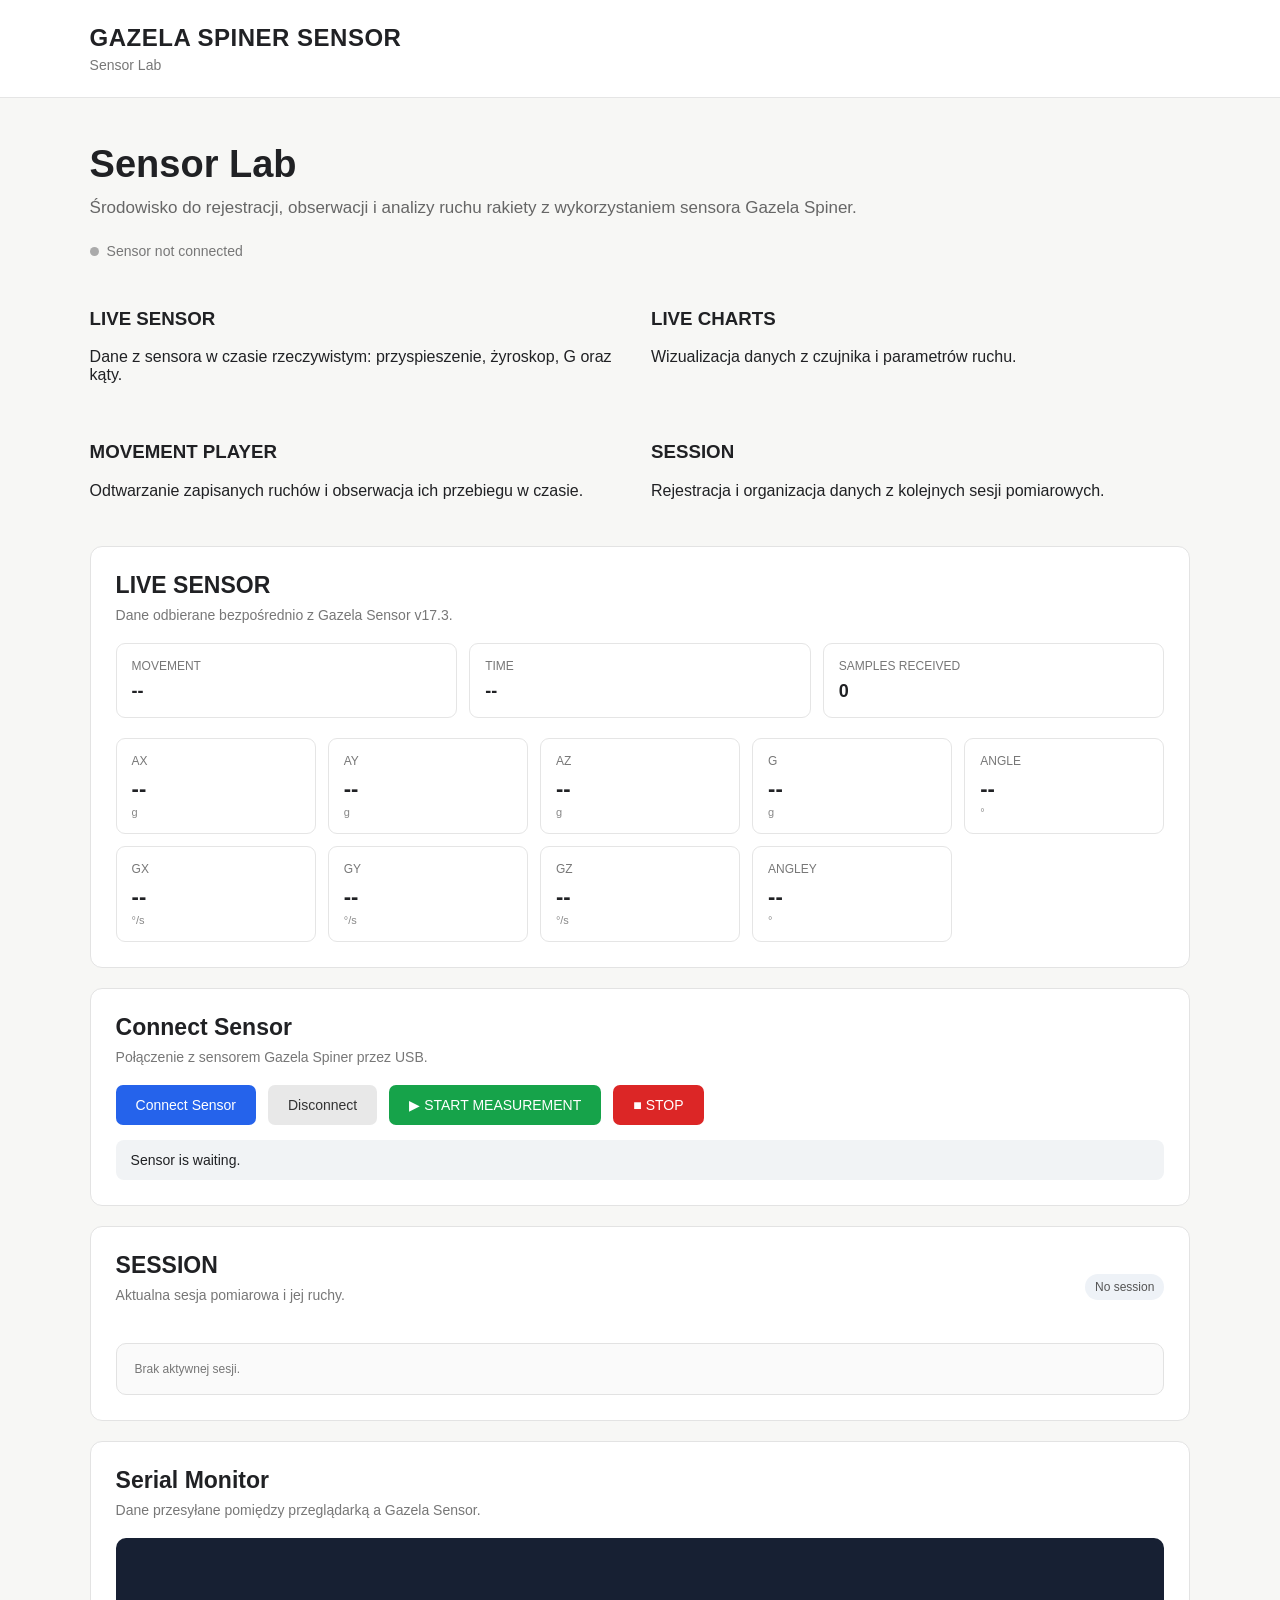
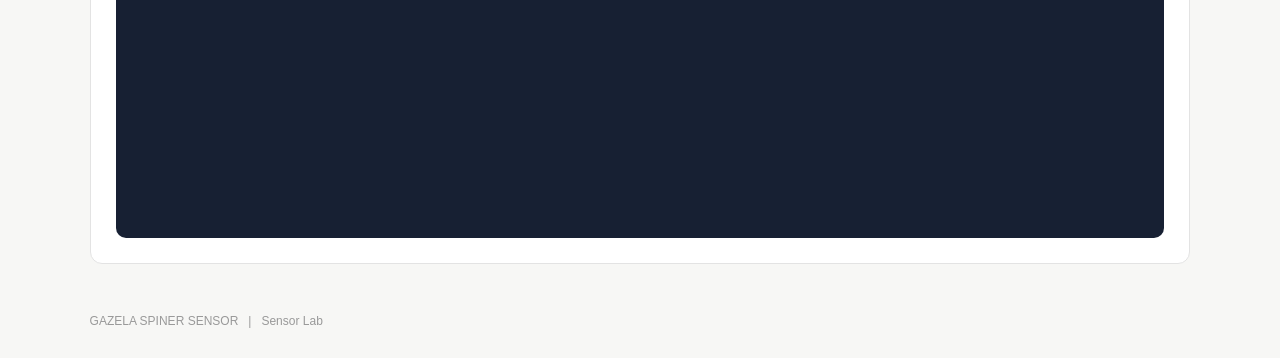
<file: index.html>
<!DOCTYPE html>
<html lang="en">
<head>
  <meta charset="UTF-8">
  <meta name="viewport" content="width=device-width, initial-scale=1.0">

  <title>Gazela Spiner Sensor Lab</title>
<link rel="stylesheet" href="css/style.css">
</head>


<body>

<header>

  <h1>GAZELA SPINER SENSOR</h1>

  <p>
    Sensor Lab
  </p>

</header>


<main>


  <!-- =====================================================
       HERO
       ===================================================== -->

  <section class="hero">

    <h2>
      Sensor Lab
    </h2>

    <p>
      Środowisko do rejestracji, obserwacji i analizy ruchu rakiety
      z wykorzystaniem sensora Gazela Spiner.
    </p>


    <div class="status">

      <span
        id="statusDot"
        class="status-dot">
      </span>

      <span id="statusText">
        Sensor not connected
      </span>

    </div>

  </section>


  <!-- =====================================================
       MODULES
       ===================================================== -->

  <section class="modules">


    <div class="module">

      <h3>
        LIVE SENSOR
      </h3>

      <p>
        Dane z sensora w czasie rzeczywistym:
        przyspieszenie, żyroskop, G oraz kąty.
      </p>

    </div>


    <div class="module">

      <h3>
        LIVE CHARTS
      </h3>

      <p>
        Wizualizacja danych z czujnika
        i parametrów ruchu.
      </p>

    </div>


    <div class="module">

      <h3>
        MOVEMENT PLAYER
      </h3>

      <p>
        Odtwarzanie zapisanych ruchów
        i obserwacja ich przebiegu w czasie.
      </p>

    </div>


    <div class="module">

      <h3>
        SESSION
      </h3>

      <p>
        Rejestracja i organizacja danych
        z kolejnych sesji pomiarowych.
      </p>

    </div>


  </section>


  <!-- =====================================================
       LIVE SENSOR
       ===================================================== -->

  <section class="card">

    <h2>
      LIVE SENSOR
    </h2>

    <div class="card-description">
      Dane odbierane bezpośrednio z Gazela Sensor v17.3.
    </div>


    <div class="sensor-summary">


      <div class="summary-item">

        <div class="summary-label">
          MOVEMENT
        </div>

        <div
          id="movementValue"
          class="summary-value">
          —
        </div>

      </div>


      <div class="summary-item">

        <div class="summary-label">
          TIME
        </div>

        <div
          id="timeValue"
          class="summary-value">
          —
        </div>

      </div>


      <div class="summary-item">

        <div class="summary-label">
          SAMPLES RECEIVED
        </div>

        <div
          id="samplesValue"
          class="summary-value">
          0
        </div>

      </div>


    </div>


    <div class="values">


      <div class="value-card">

        <div class="value-name">
          AX
        </div>

        <div
          id="ax"
          class="value-number">
          —
        </div>

        <div class="value-unit">
          g
        </div>

      </div>


      <div class="value-card">

        <div class="value-name">
          AY
        </div>

        <div
          id="ay"
          class="value-number">
          —
        </div>

        <div class="value-unit">
          g
        </div>

      </div>


      <div class="value-card">

        <div class="value-name">
          AZ
        </div>

        <div
          id="az"
          class="value-number">
          —
        </div>

        <div class="value-unit">
          g
        </div>

      </div>


      <div class="value-card">

        <div class="value-name">
          G
        </div>

        <div
          id="g"
          class="value-number">
          —
        </div>

        <div class="value-unit">
          g
        </div>

      </div>


      <div class="value-card">

        <div class="value-name">
          ANGLE
        </div>

        <div
          id="angle"
          class="value-number">
          —
        </div>

        <div class="value-unit">
          °
        </div>

      </div>


      <div class="value-card">

        <div class="value-name">
          GX
        </div>

        <div
          id="gx"
          class="value-number">
          —
        </div>

        <div class="value-unit">
          °/s
        </div>

      </div>


      <div class="value-card">

        <div class="value-name">
          GY
        </div>

        <div
          id="gy"
          class="value-number">
          —
        </div>

        <div class="value-unit">
          °/s
        </div>

      </div>


      <div class="value-card">

        <div class="value-name">
          GZ
        </div>

        <div
          id="gz"
          class="value-number">
          —
        </div>

        <div class="value-unit">
          °/s
        </div>

      </div>


      <div class="value-card">

        <div class="value-name">
          ANGLEY
        </div>

        <div
          id="angley"
          class="value-number">
          —
        </div>

        <div class="value-unit">
          °
        </div>

      </div>


    </div>

  </section>


  <!-- =====================================================
       CONNECT SENSOR
       ===================================================== -->

  <section class="card">

    <h2>
      Connect Sensor
    </h2>

    <div class="card-description">
      Połączenie z sensorem Gazela Spiner przez USB.
    </div>


    <div class="controls">


      <button id="connectButton">
        Connect Sensor
      </button>


      <button
        id="disconnectButton"
        class="secondary"
        disabled>

        Disconnect

      </button>


      <button
        id="startButton"
        class="start"
        disabled>

        ▶ START MEASUREMENT

      </button>


      <button
        id="stopButton"
        class="stop"
        disabled>

        ■ STOP

      </button>


    </div>


    <div
      id="measurementStatus"
      class="measurement-status">

      Sensor is waiting.

    </div>


  </section>


  <!-- =====================================================
       SESSION
       ===================================================== -->

  <section class="card">


    <div class="session-header">

      <div>

        <h2>
          SESSION
        </h2>

        <div class="card-description">
          Aktualna sesja pomiarowa i jej ruchy.
        </div>

      </div>


      <div
        id="sessionBadge"
        class="session-badge">

        No session

      </div>

    </div>


    <div
      id="movementList"
      class="movement-list">

      <div class="movement-card">

        <div class="movement-status">
          Brak aktywnej sesji.
        </div>

      </div>

    </div>


  </section>


  <!-- =====================================================
       SERIAL MONITOR
       ===================================================== -->

  <section class="card">


    <h2>
      Serial Monitor
    </h2>


    <div class="card-description">

      Dane przesyłane pomiędzy przeglądarką
      a Gazela Sensor.

    </div>


    <div
      id="serialMonitor"
      class="serial-monitor">
    </div>


  </section>


</main>


<footer>

  GAZELA SPINER SENSOR
  &nbsp; | &nbsp;
  Sensor Lab

</footer>


<script src="js/app.js"></script>

</body>
</html>
</file>
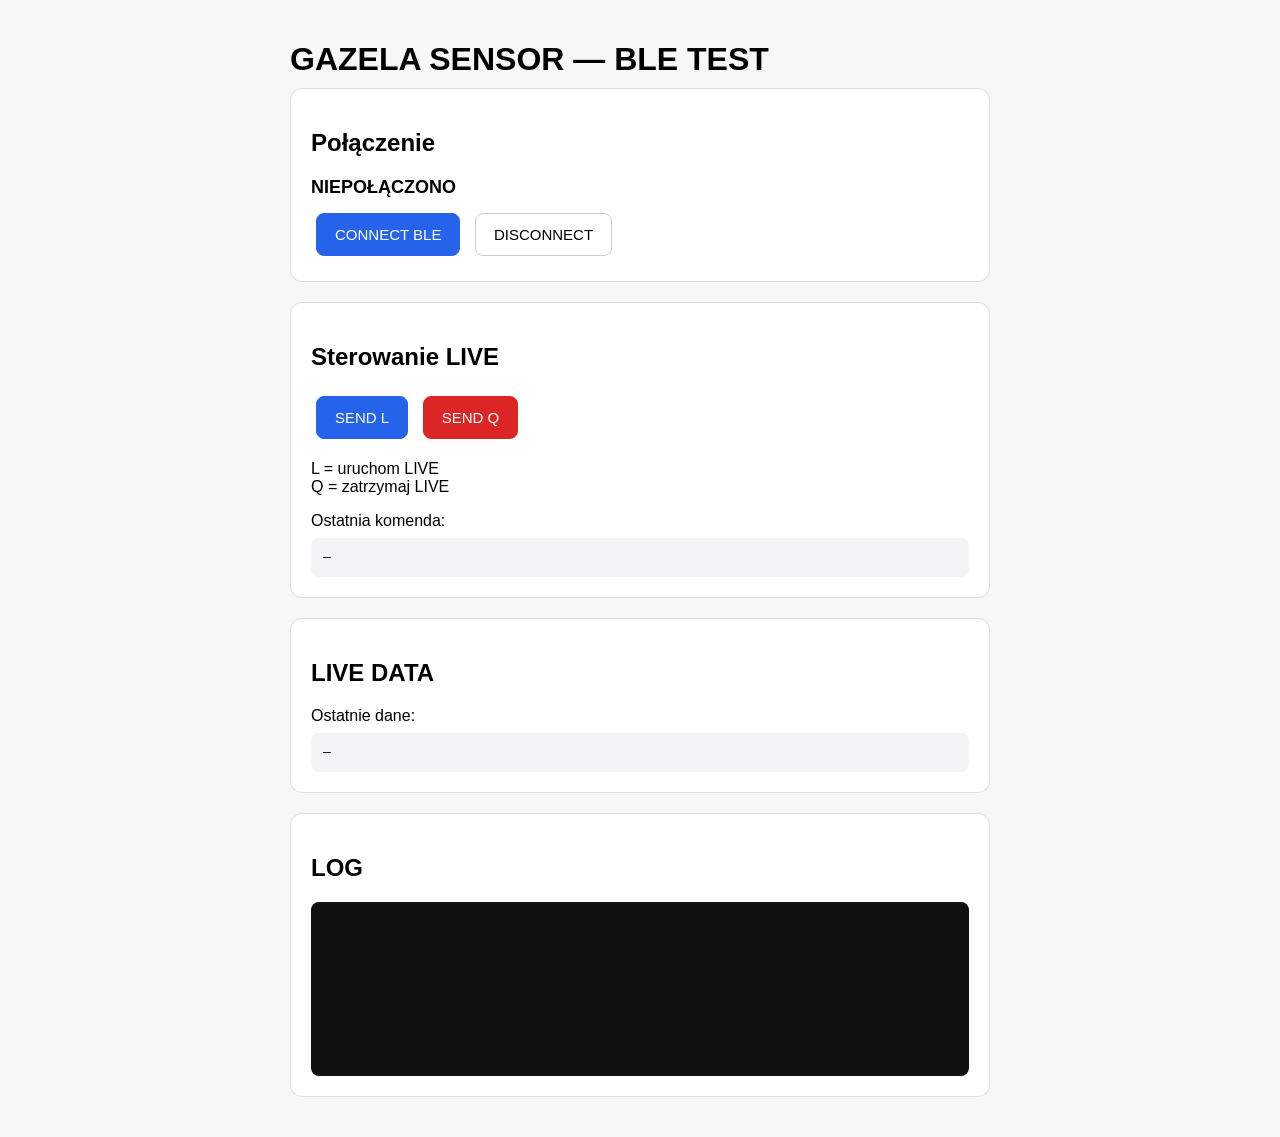
<file: ble-test-v1.html>
<!DOCTYPE html>
<html lang="pl">

<head>
  <meta charset="UTF-8">
  <meta name="viewport" content="width=device-width, initial-scale=1.0">

  <title>Gazela Sensor BLE Test</title>

  <style>
    body {
      font-family: Arial, sans-serif;
      background: #f7f7f5;
      margin: 0;
      padding: 20px;
    }

    .container {
      max-width: 700px;
      margin: 0 auto;
    }

    h1 {
      margin-bottom: 10px;
    }

    .card {
      background: white;
      border: 1px solid #ddd;
      border-radius: 12px;
      padding: 20px;
      margin-bottom: 20px;
    }

    button {
      padding: 12px 18px;
      margin: 5px;
      border: 1px solid #ccc;
      border-radius: 8px;
      background: white;
      cursor: pointer;
      font-size: 15px;
    }

    button:hover {
      background: #f0f0f0;
    }

    .primary {
      background: #2563eb;
      color: white;
      border-color: #2563eb;
    }

    .danger {
      background: #dc2626;
      color: white;
      border-color: #dc2626;
    }

    .status {
      font-size: 18px;
      font-weight: bold;
      margin: 10px 0;
    }

    .value {
      background: #f3f4f6;
      padding: 12px;
      border-radius: 8px;
      word-break: break-all;
      margin-top: 8px;
      font-family: monospace;
    }

    #log {
      background: #111;
      color: #ddd;
      padding: 12px;
      border-radius: 8px;
      min-height: 150px;
      max-height: 300px;
      overflow-y: auto;
      font-family: monospace;
      font-size: 13px;
      white-space: pre-wrap;
    }
  </style>
</head>


<body>

<div class="container">

  <h1>GAZELA SENSOR — BLE TEST</h1>


  <!-- ===================================================== -->
  <!-- CONNECTION -->
  <!-- ===================================================== -->

  <div class="card">

    <h2>Połączenie</h2>

    <div id="status" class="status">
      NIEPOŁĄCZONO
    </div>

    <button
      id="connectButton"
      class="primary"
    >
      CONNECT BLE
    </button>

    <button
      id="disconnectButton"
    >
      DISCONNECT
    </button>

  </div>


  <!-- ===================================================== -->
  <!-- CONTROL -->
  <!-- ===================================================== -->

  <div class="card">

    <h2>Sterowanie LIVE</h2>

    <button
      id="sendLButton"
      class="primary"
    >
      SEND L
    </button>

    <button
      id="sendQButton"
      class="danger"
    >
      SEND Q
    </button>

    <p>
      L = uruchom LIVE<br>
      Q = zatrzymaj LIVE
    </p>

    <div>
      Ostatnia komenda:
    </div>

    <div
      id="lastCommand"
      class="value"
    >
      —
    </div>

  </div>


  <!-- ===================================================== -->
  <!-- LIVE DATA -->
  <!-- ===================================================== -->

  <div class="card">

    <h2>LIVE DATA</h2>

    <div>
      Ostatnie dane:
    </div>

    <div
      id="lastLiveData"
      class="value"
    >
      —
    </div>

  </div>


  <!-- ===================================================== -->
  <!-- LOG -->
  <!-- ===================================================== -->

  <div class="card">

    <h2>LOG</h2>

    <div id="log"></div>

  </div>

</div>


<script>

// ============================================================
// UUID
// ============================================================

const SENSOR_SERVICE_UUID =
  "7a1e0001-5a9a-4c71-9b3a-47415a5a0001";

const LIVE_CHARACTERISTIC_UUID =
  "7a1e0002-5a9a-4c71-9b3a-47415a5a0001";

const CONTROL_SERVICE_UUID =
  "7a1e0010-5a9a-4c71-9b3a-47415a5a0001";

const COMMAND_CHARACTERISTIC_UUID =
  "7a1e0011-5a9a-4c71-9b3a-47415a5a0001";


// ============================================================
// ELEMENTS
// ============================================================

const connectButton =
  document.getElementById("connectButton");

const disconnectButton =
  document.getElementById("disconnectButton");

const sendLButton =
  document.getElementById("sendLButton");

const sendQButton =
  document.getElementById("sendQButton");

const statusElement =
  document.getElementById("status");

const lastCommandElement =
  document.getElementById("lastCommand");

const lastLiveDataElement =
  document.getElementById("lastLiveData");

const logElement =
  document.getElementById("log");


// ============================================================
// BLE VARIABLES
// ============================================================

let device = null;

let liveCharacteristic = null;

let commandCharacteristic = null;


// ============================================================
// LOG
// ============================================================

function log(message)
{
  const line =
    document.createElement("div");

  line.textContent =
    message;

  logElement.appendChild(line);


  // Maksymalnie 30 wpisów

  while (
    logElement.children.length > 30
  )
  {
    logElement.removeChild(
      logElement.firstChild
    );
  }


  logElement.scrollTop =
    logElement.scrollHeight;
}


// ============================================================
// STATUS
// ============================================================

function setStatus(message)
{
  statusElement.textContent =
    message;
}


// ============================================================
// CONNECT
// ============================================================

async function connectBLE()
{
  try
  {
    log("Łączenie z GAZELA SENSOR...");


    // --------------------------------------------------------
    // Wybór urządzenia
    // --------------------------------------------------------

    device =
      await navigator.bluetooth.requestDevice({

        filters: [
          {
            name: "GAZELA SENSOR"
          }
        ],

        optionalServices: [
          SENSOR_SERVICE_UUID,
          CONTROL_SERVICE_UUID
        ]

      });


    log(
      "Wybrano: " +
      device.name
    );


    // --------------------------------------------------------
    // Disconnect event
    // --------------------------------------------------------

    device.addEventListener(
      "gattserverdisconnected",
      handleDisconnect
    );


    // --------------------------------------------------------
    // GATT CONNECT
    // --------------------------------------------------------

    const server =
      await device.gatt.connect();


    log("GATT CONNECTED");


    // ========================================================
    // SENSOR SERVICE
    // ========================================================

    const sensorService =
      await server.getPrimaryService(
        SENSOR_SERVICE_UUID
      );


    // ========================================================
    // LIVE CHARACTERISTIC
    // ========================================================

    liveCharacteristic =
      await sensorService.getCharacteristic(
        LIVE_CHARACTERISTIC_UUID
      );


    // --------------------------------------------------------
    // Initial read
    // --------------------------------------------------------

    try
    {
      const value =
        await liveCharacteristic.readValue();

      const text =
        new TextDecoder().decode(value);

      lastLiveDataElement.textContent =
        text;
    }
    catch (error)
    {
      log(
        "READ LIVE: " +
        error.message
      );
    }


    // --------------------------------------------------------
    // Notifications
    // --------------------------------------------------------

    liveCharacteristic.addEventListener(
      "characteristicvaluechanged",
      handleLiveNotification
    );


    await liveCharacteristic.startNotifications();


    log(
      "LIVE NOTIFY ON"
    );


    // ========================================================
    // CONTROL SERVICE
    // ========================================================

    const controlService =
      await server.getPrimaryService(
        CONTROL_SERVICE_UUID
      );


    // ========================================================
    // COMMAND CHARACTERISTIC
    // ========================================================

    commandCharacteristic =
      await controlService.getCharacteristic(
        COMMAND_CHARACTERISTIC_UUID
      );


    log(
      "COMMAND CHARACTERISTIC READY"
    );


    setStatus(
      "POŁĄCZONO — LIVE OFF"
    );

  }
  catch (error)
  {
    console.error(error);

    log(
      "BŁĄD: " +
      error.message
    );

    setStatus(
      "BŁĄD POŁĄCZENIA"
    );
  }
}


// ============================================================
// LIVE NOTIFICATION
// ============================================================

function handleLiveNotification(event)
{
  const value =
    event.target.value;

  const text =
    new TextDecoder().decode(value);


  lastLiveDataElement.textContent =
    text;
}


// ============================================================
// SEND COMMAND
// ============================================================

async function sendCommand(command)
{
  if (
    !commandCharacteristic
  )
  {
    log(
      "Brak połączenia z COMMAND"
    );

    return;
  }


  try
  {
    const data =
      new TextEncoder().encode(
        command
      );


    await commandCharacteristic.writeValue(
      data
    );


    lastCommandElement.textContent =
      command;


    log(
      "Wysłano: " +
      command
    );


    if (command === "L")
    {
      setStatus(
        "POŁĄCZONO — LIVE ON"
      );
    }


    if (command === "Q")
    {
      setStatus(
        "POŁĄCZONO — LIVE OFF"
      );
    }

  }
  catch (error)
  {
    console.error(error);

    log(
      "BŁĄD COMMAND: " +
      error.message
    );
  }
}


// ============================================================
// DISCONNECT
// ============================================================

function disconnectBLE()
{
  if (
    device &&
    device.gatt &&
    device.gatt.connected
  )
  {
    device.gatt.disconnect();
  }
}


// ============================================================
// DISCONNECT HANDLER
// ============================================================

function handleDisconnect()
{
  log(
    "BLE DISCONNECTED"
  );


  setStatus(
    "NIEPOŁĄCZONO"
  );


  liveCharacteristic = null;

  commandCharacteristic = null;
}


// ============================================================
// BUTTONS
// ============================================================

connectButton.addEventListener(
  "click",
  connectBLE
);


disconnectButton.addEventListener(
  "click",
  disconnectBLE
);


sendLButton.addEventListener(
  "click",
  () => sendCommand("L")
);


sendQButton.addEventListener(
  "click",
  () => sendCommand("Q")
);

</script>

</body>
</html>
</file>
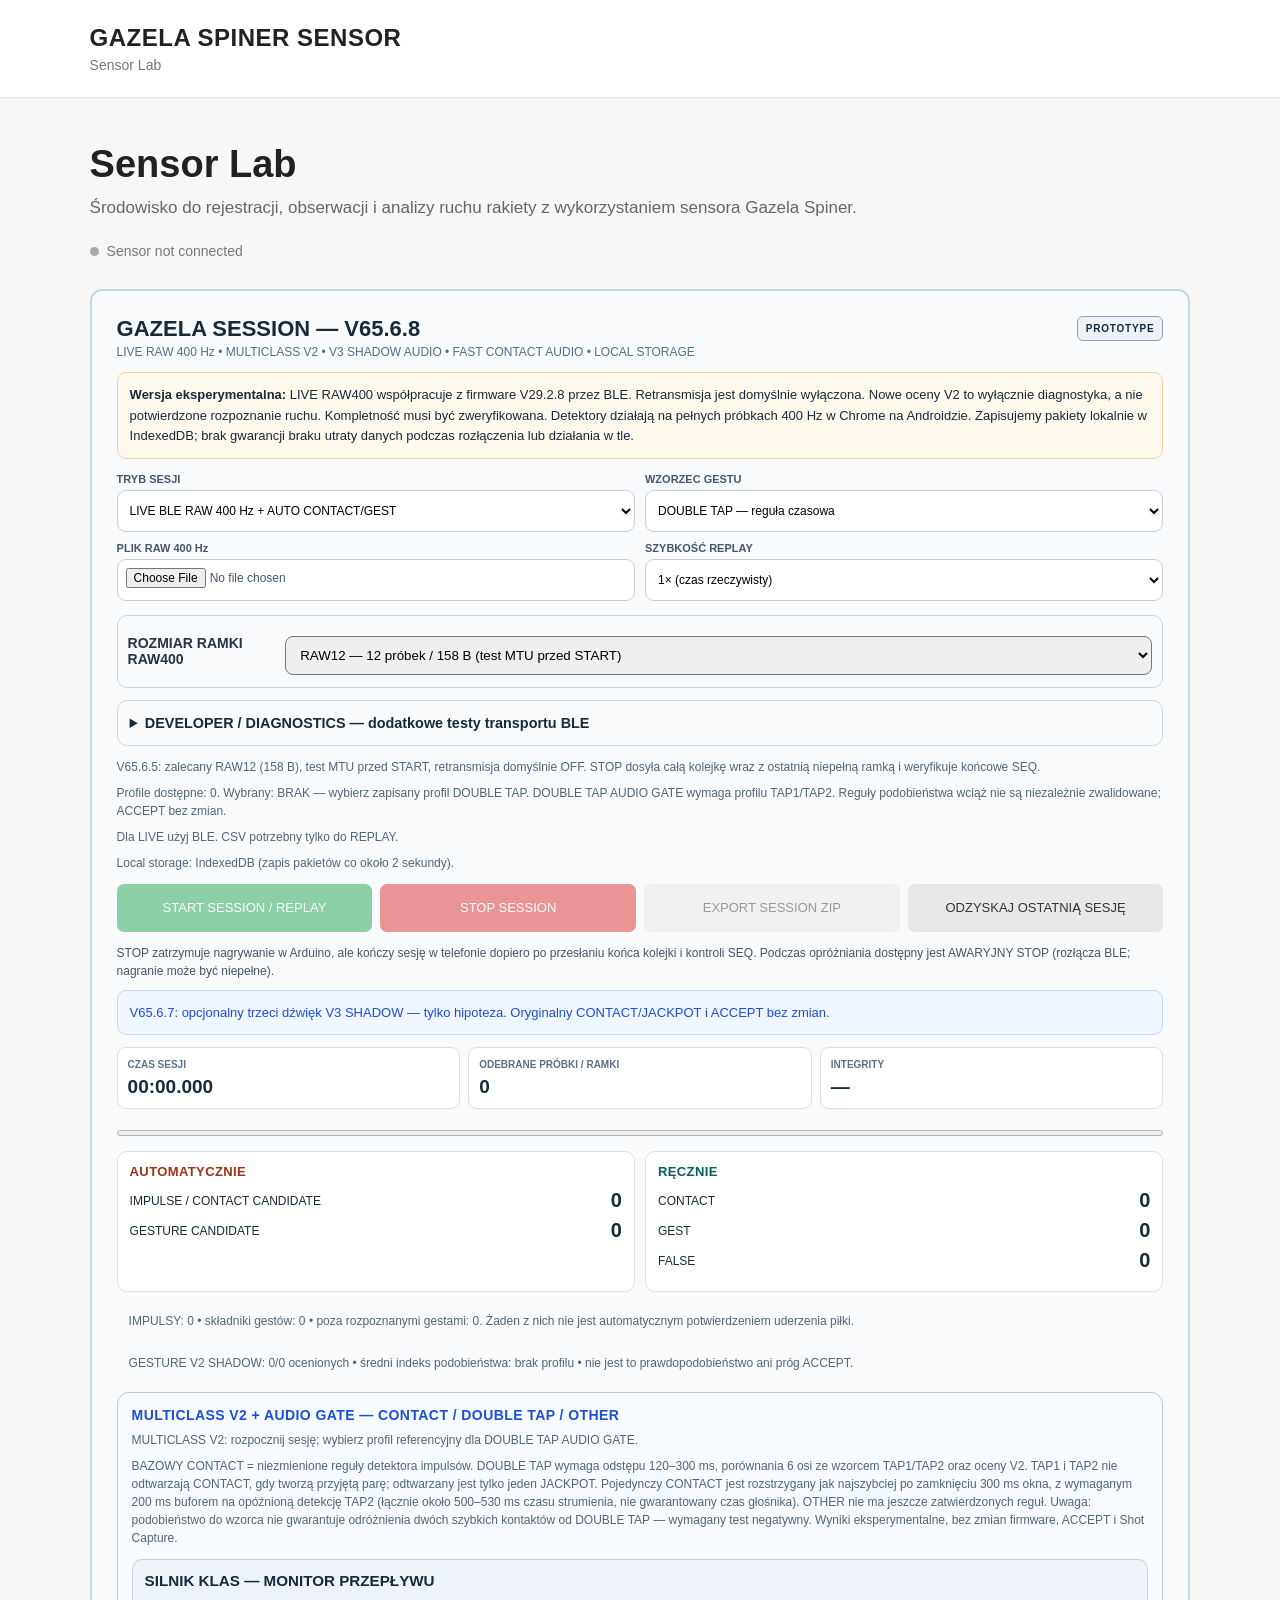
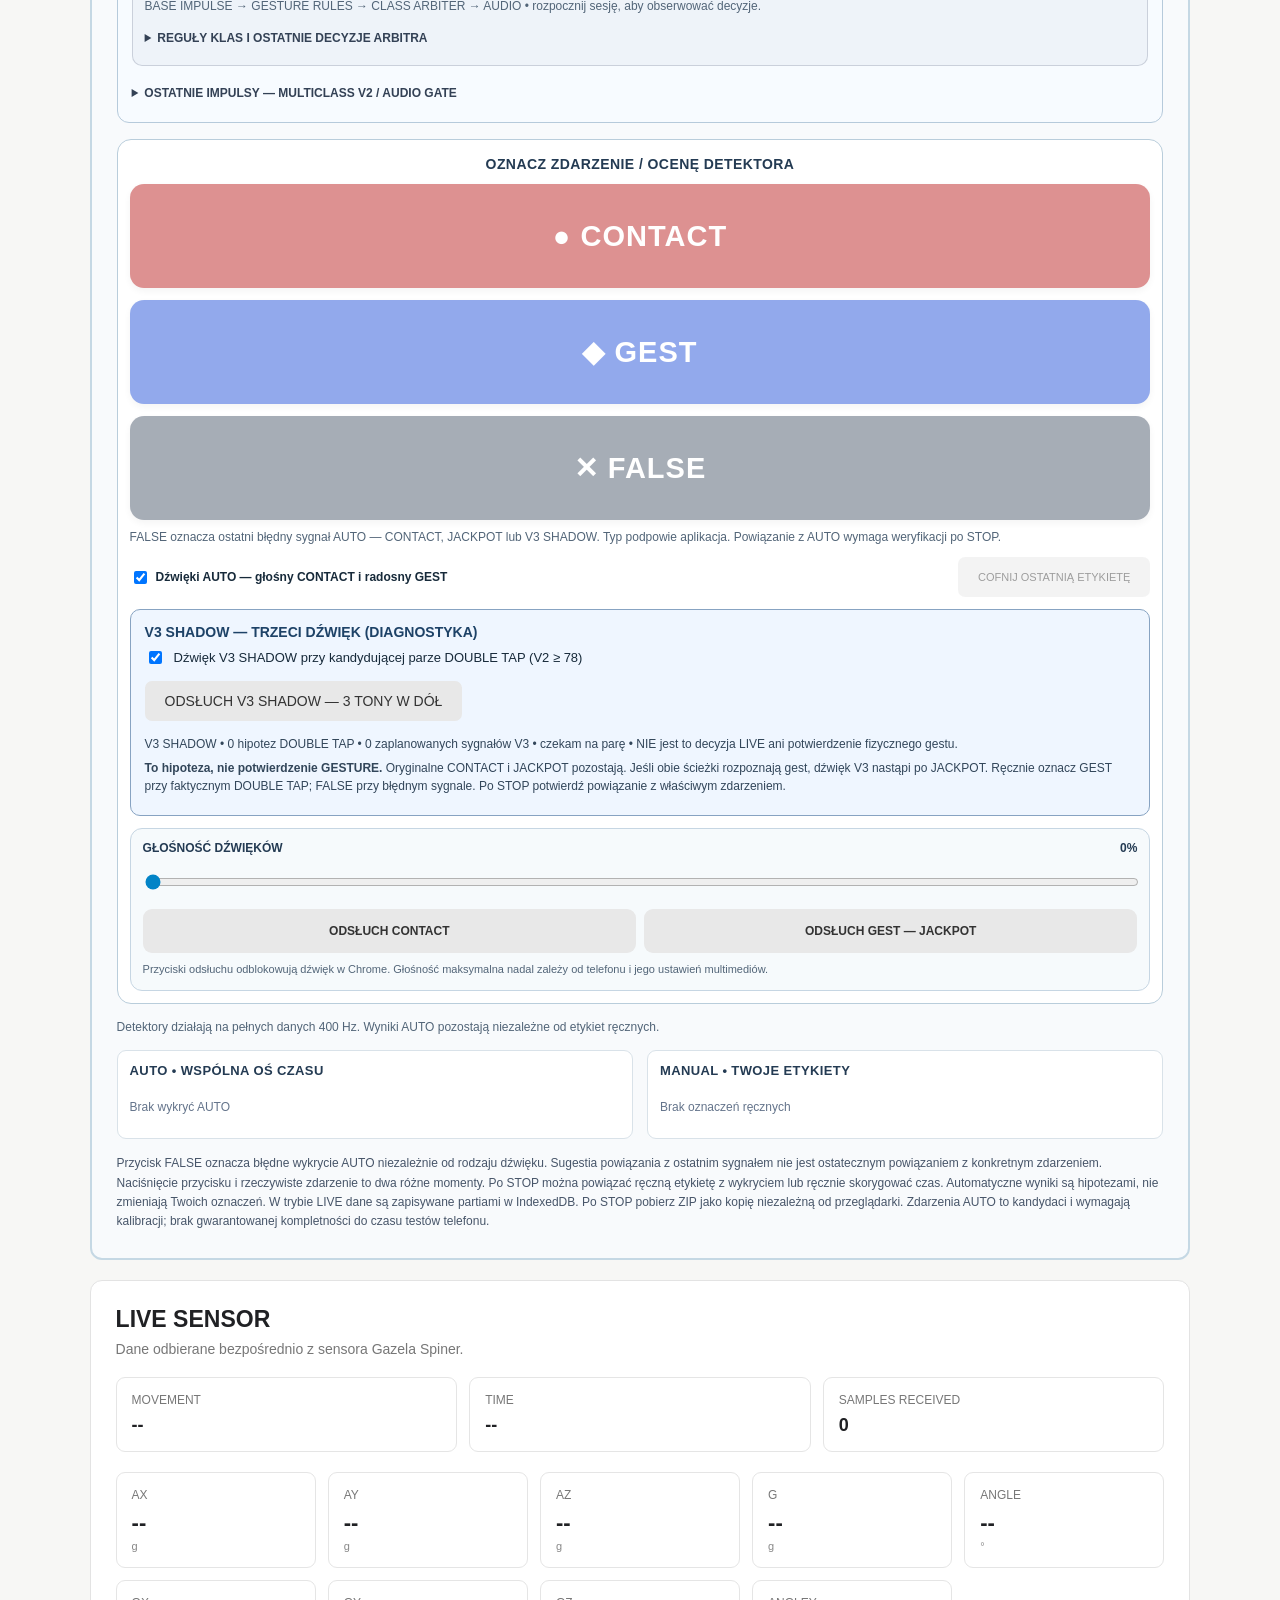
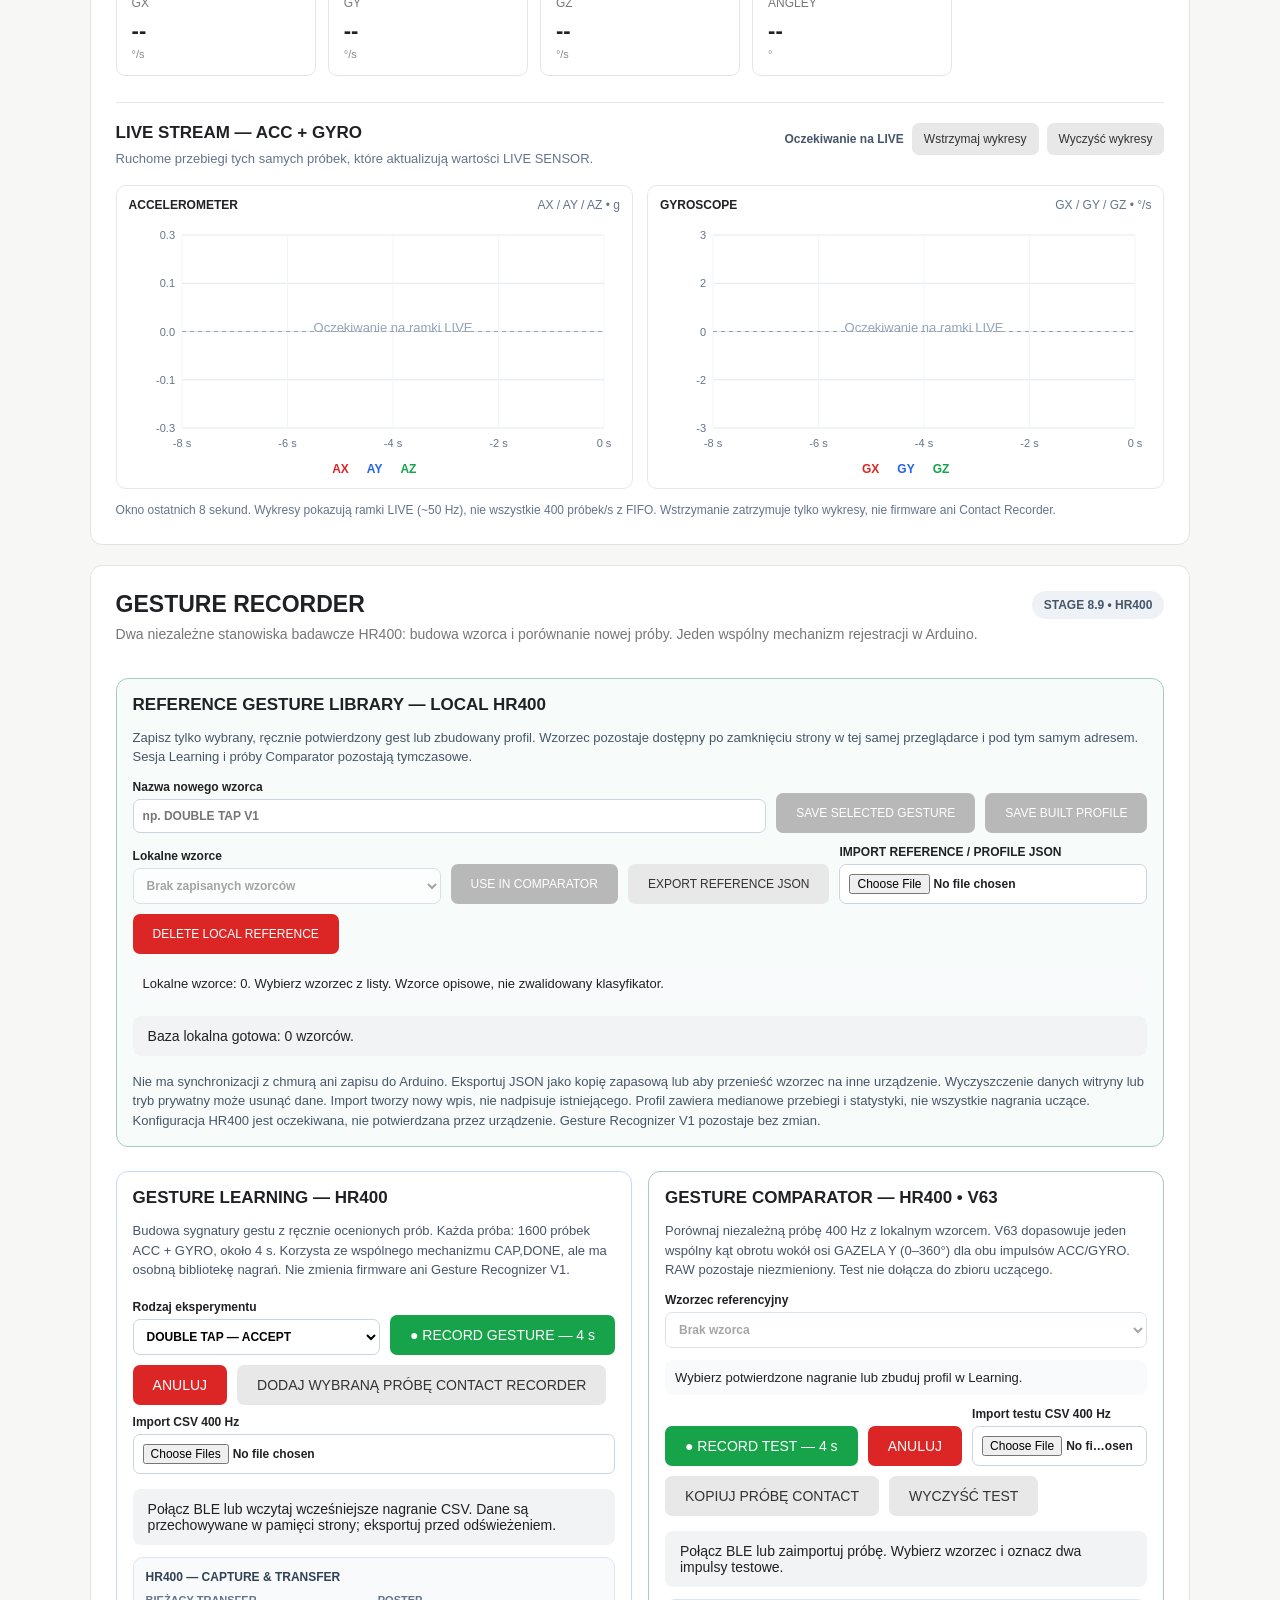
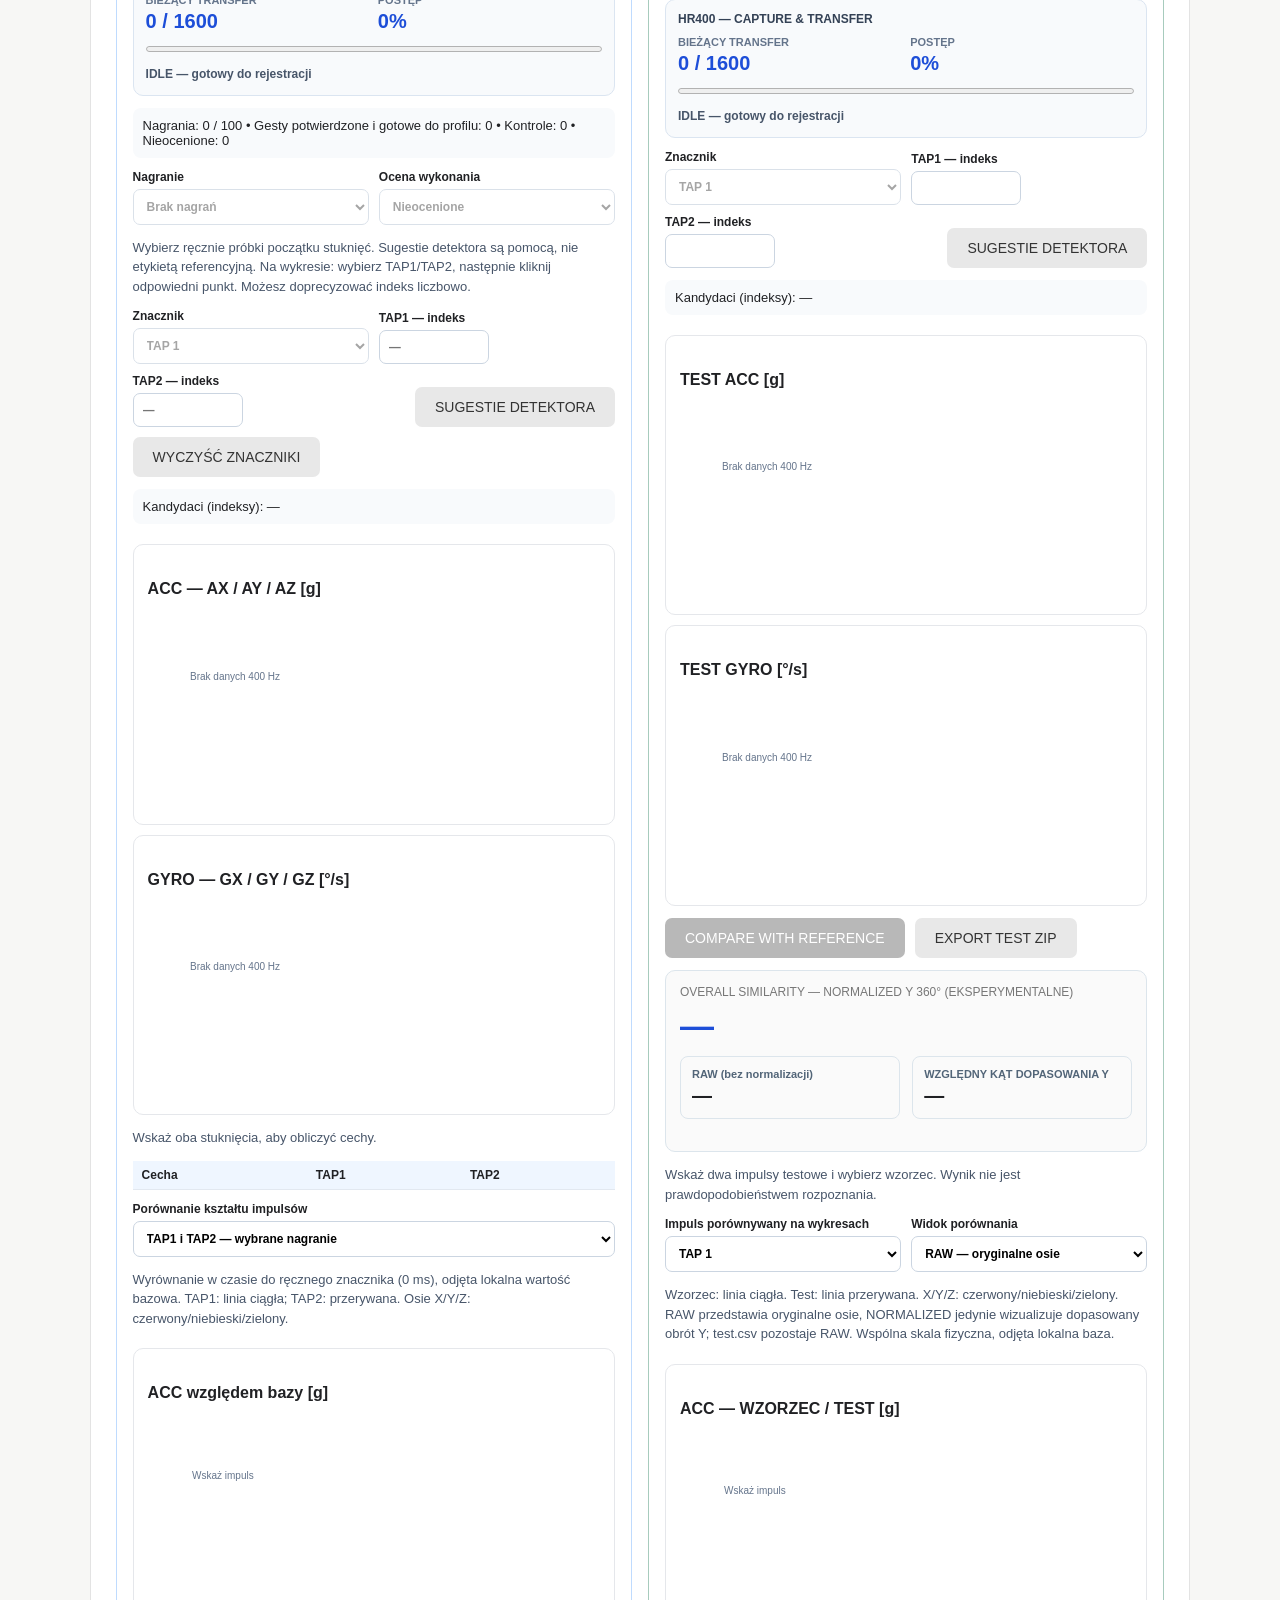
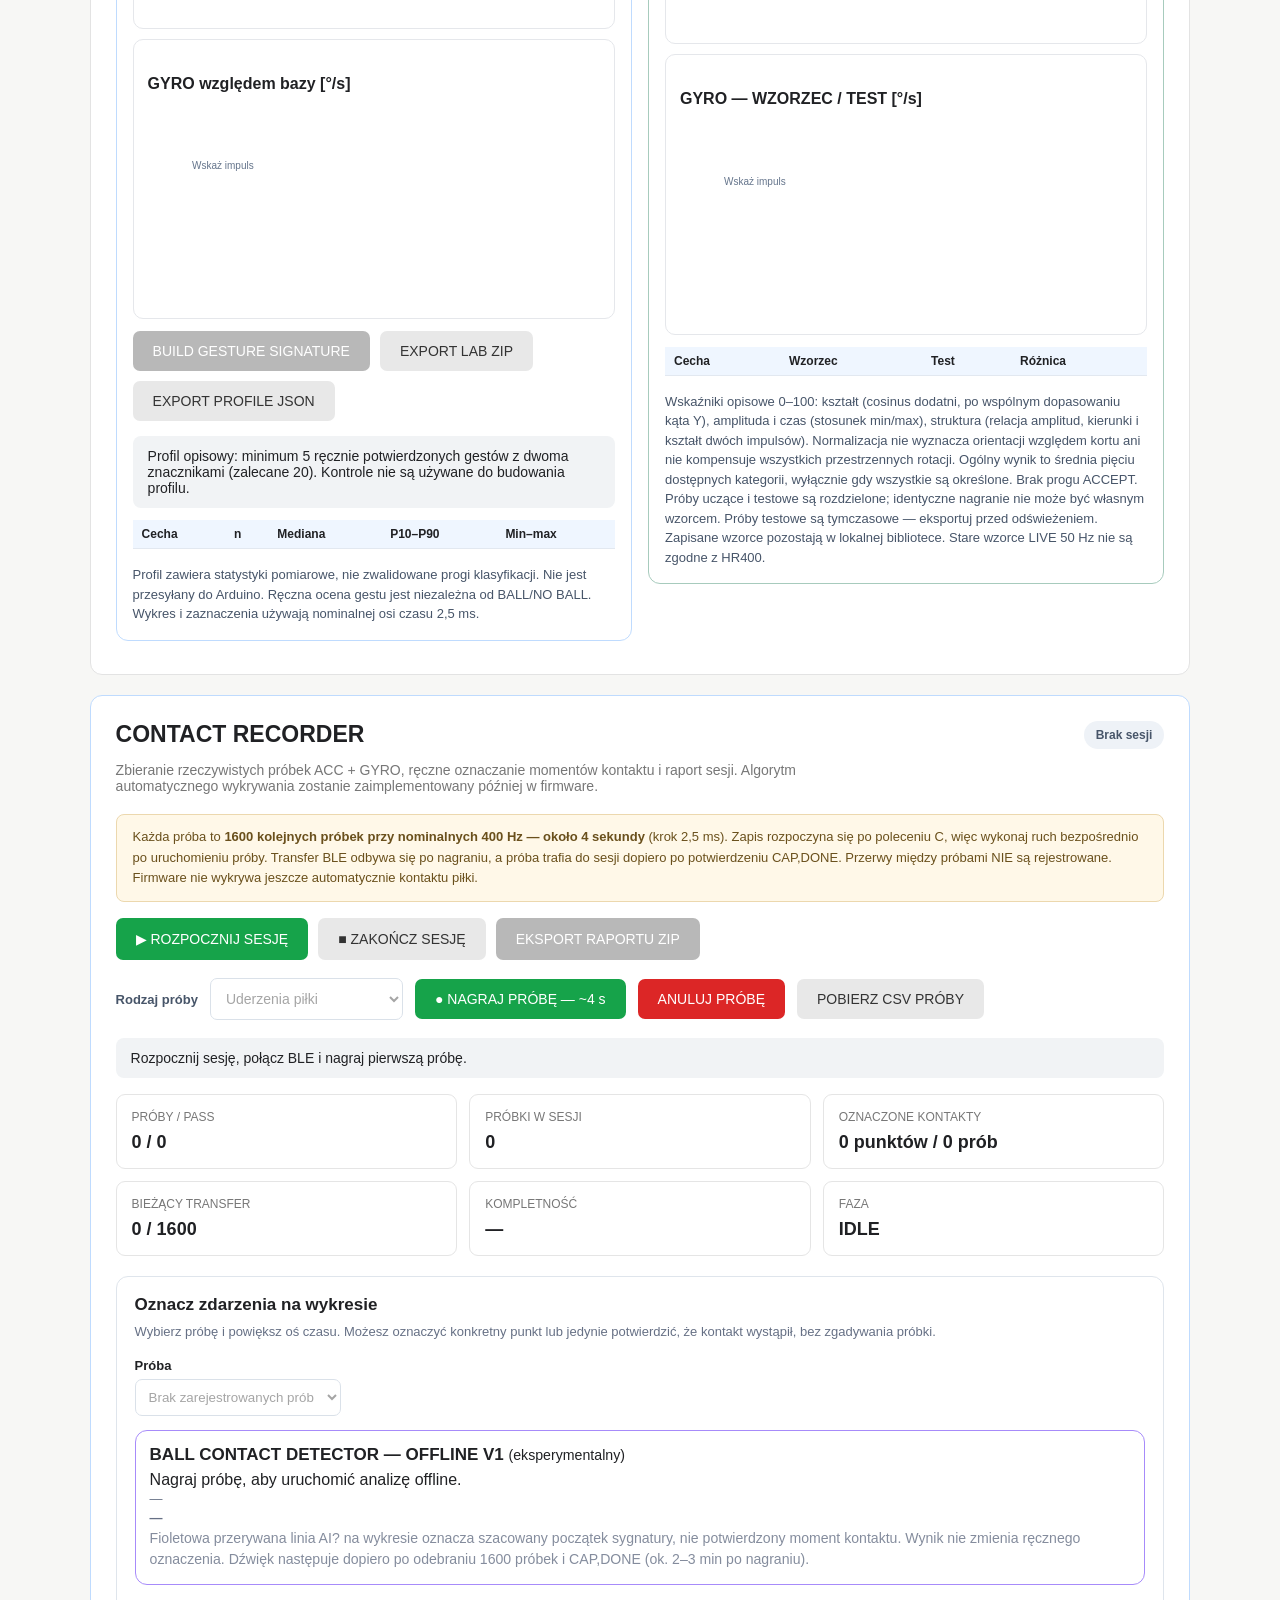
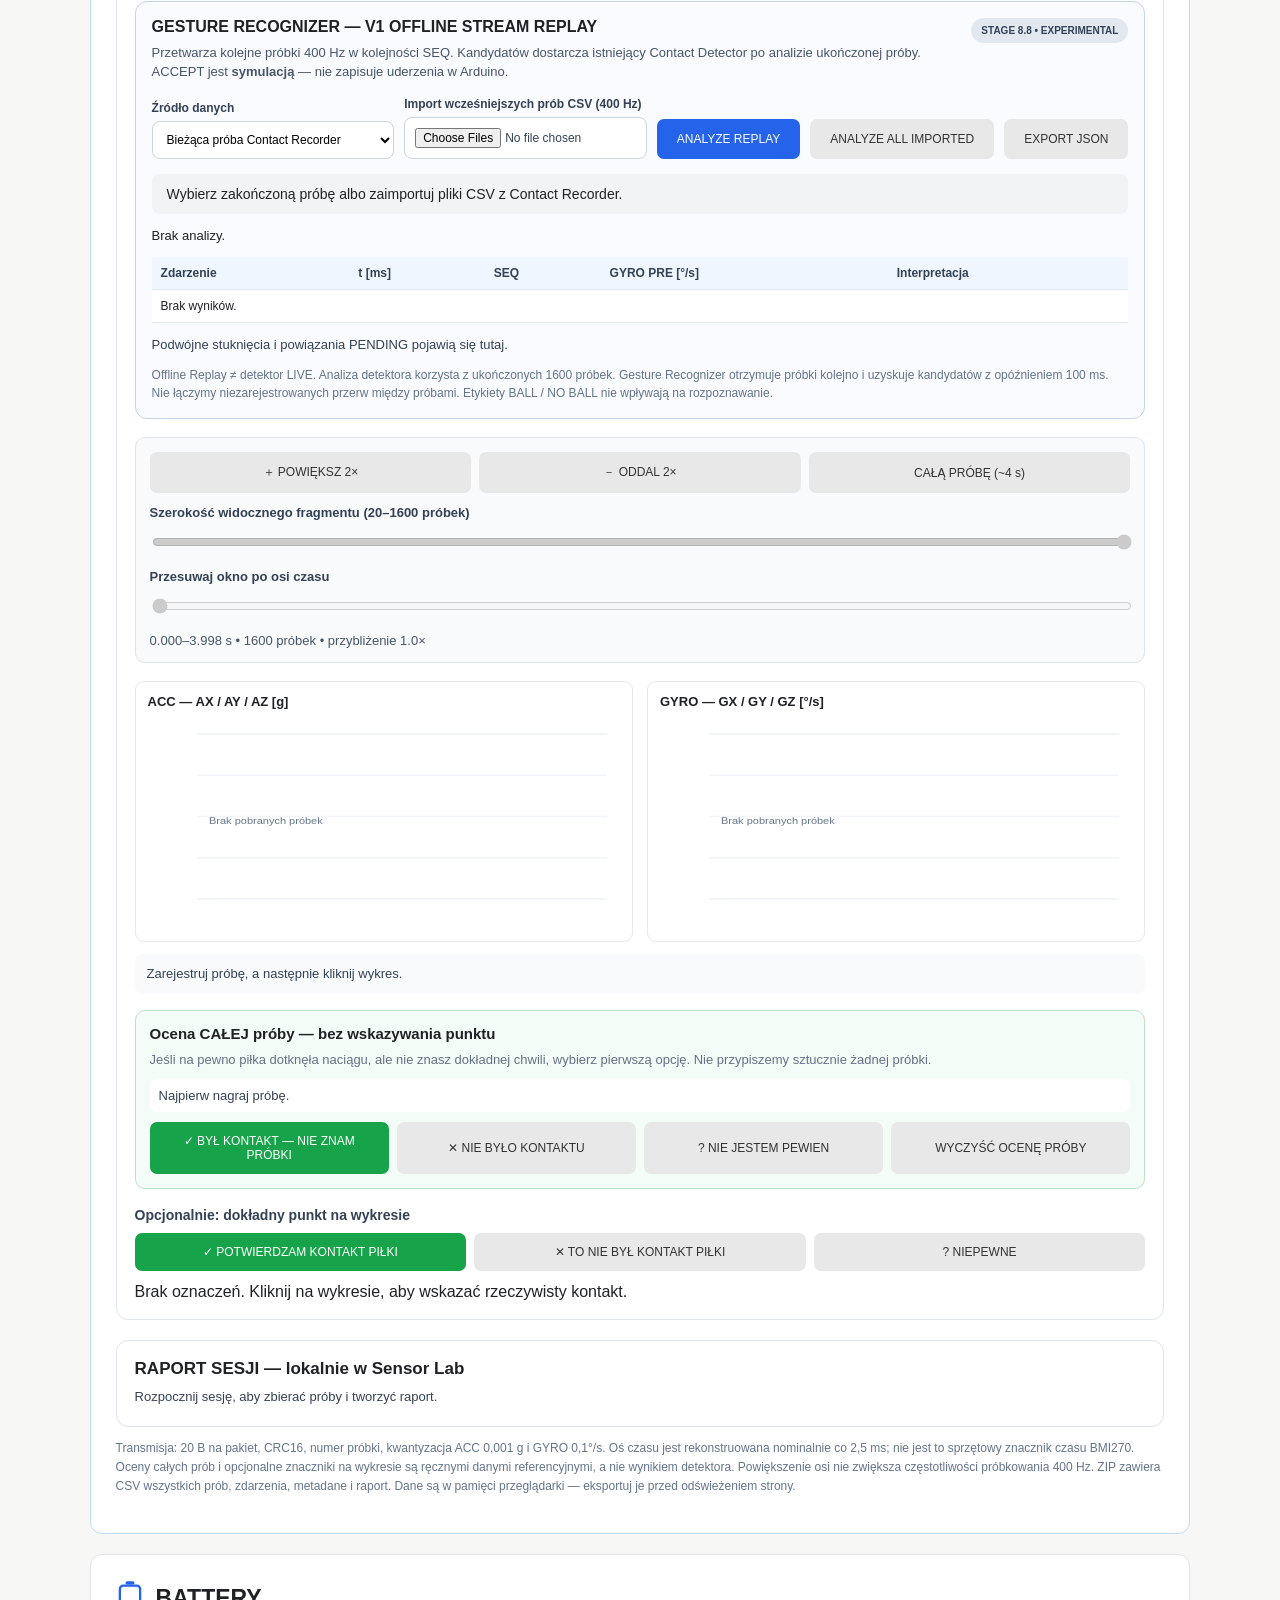
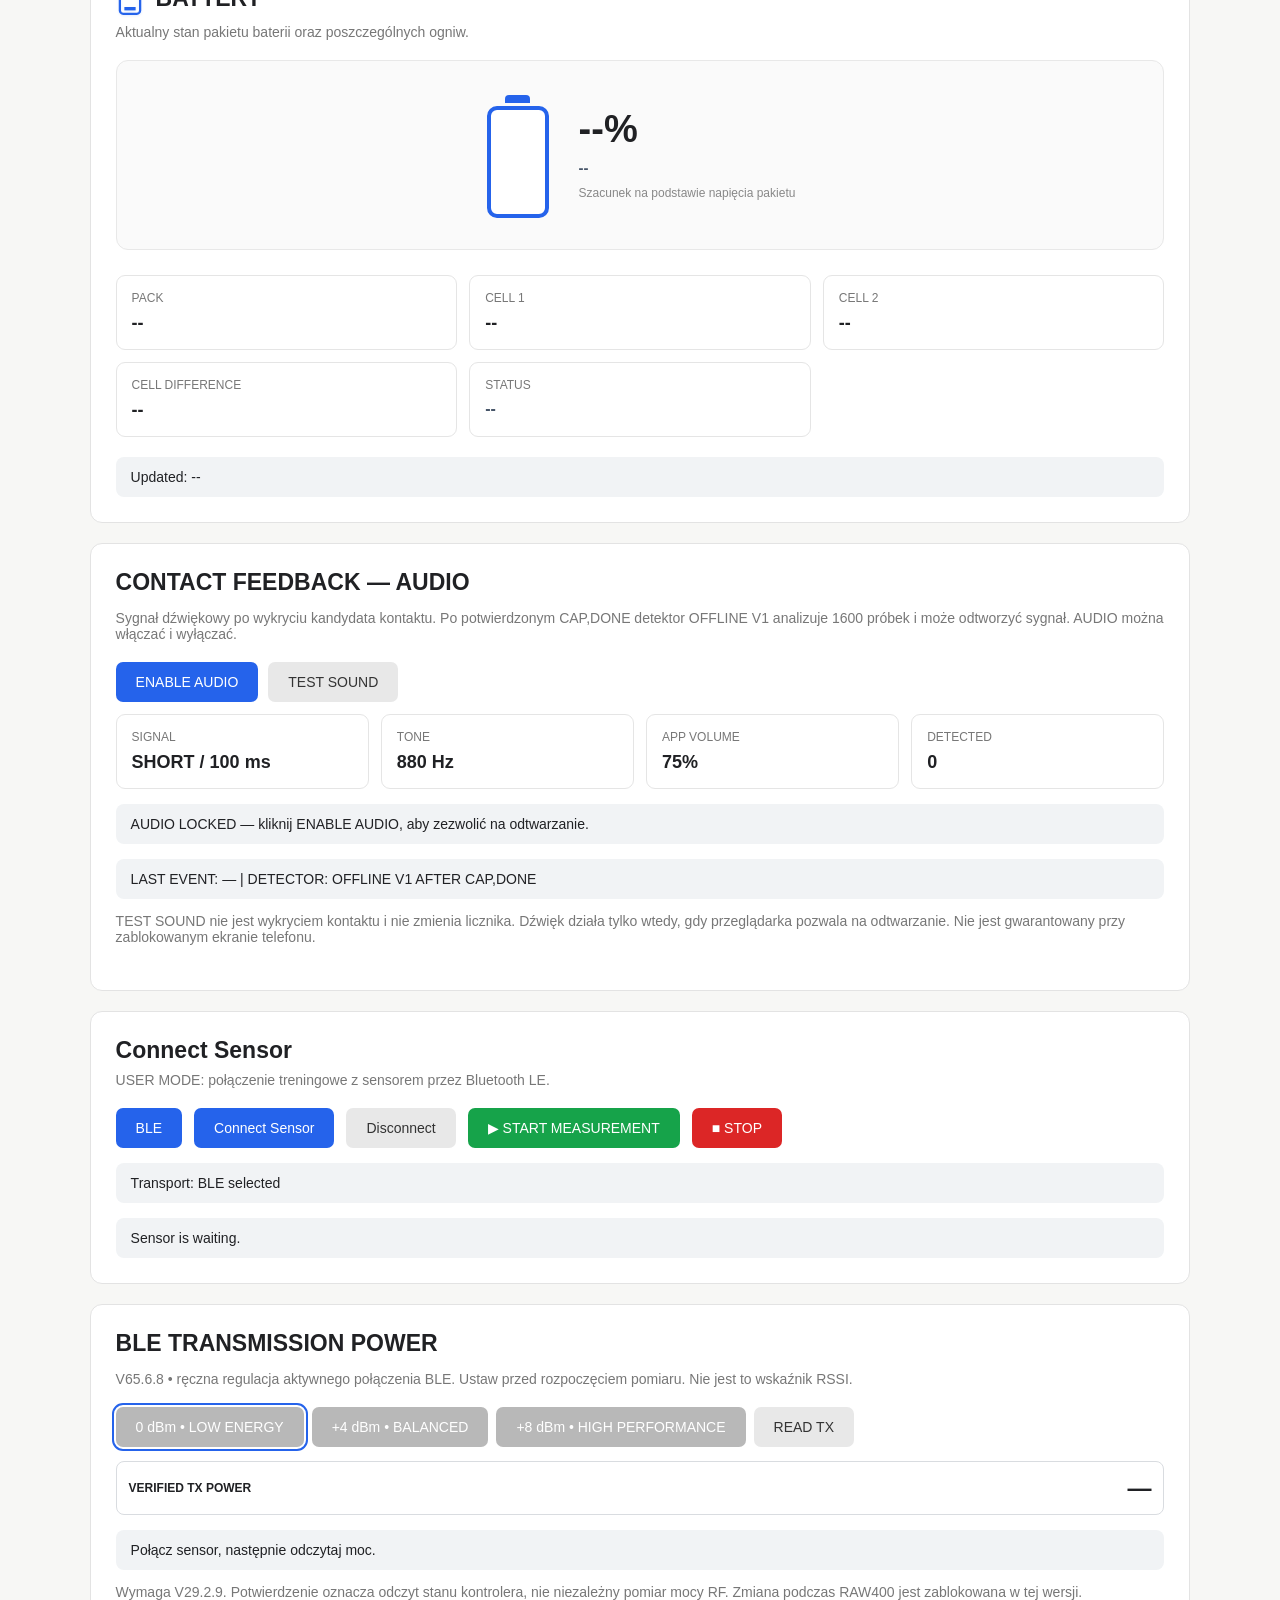
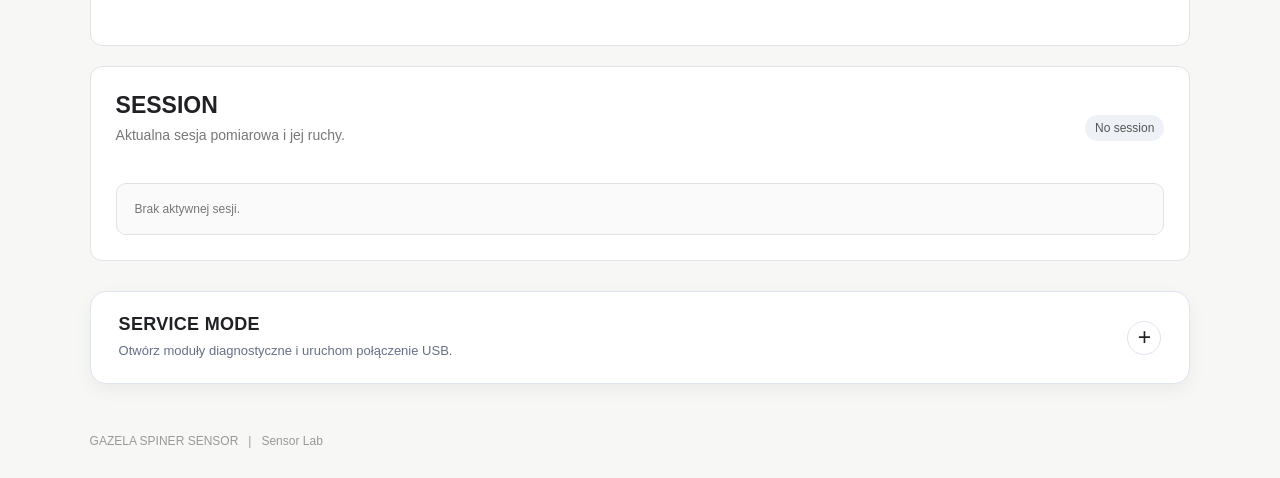
<file: sensor-lab.html>
<!DOCTYPE html>

<html lang="pl">

<head>

  <meta charset="UTF-8">

  <meta

    name="viewport"

    content="width=device-width, initial-scale=1.0"

  >

  <meta name="description" content="Gazela Spiner Sensor Lab — podgląd danych sensora, rejestracja gestów i diagnostyka połączenia.">

  <title>Gazela Spiner Sensor Lab V65.6.8</title>

  <link

    rel="stylesheet"

    href="css/style.css?v=65.6.8"

  >

</head>

<body>

<header>

  <h1>GAZELA SPINER SENSOR</h1>

  <p>Sensor Lab</p>

</header>

<main>

  <!-- =====================================================

       HERO

       ===================================================== -->

  <section class="hero">

    <h2>Sensor Lab</h2>

    <p>

      Środowisko do rejestracji, obserwacji i analizy ruchu

      rakiety z wykorzystaniem sensora Gazela Spiner.

    </p>

    <!-- SENSOR CONNECTION STATUS -->

    <div class="status" role="status" aria-live="polite">

      <span

        id="statusDot"

        class="status-dot">

      </span>

      <span id="statusText">

        Sensor not connected

      </span>

    </div>

  </section>

<!-- =====================================================
       V64 — SESSION MODE / EXPERIMENTAL STAGE A
       ===================================================== -->
<section class="card v64-session" id="v64SessionMode" aria-labelledby="v64Title">
  <div class="v64-title-row"><div><h2 id="v64Title">GAZELA SESSION — V65.6.8</h2><p>LIVE RAW 400 Hz • MULTICLASS V2 • V3 SHADOW AUDIO • FAST CONTACT AUDIO • LOCAL STORAGE</p></div><span class="v64-prototype">PROTOTYPE</span></div>
  <p class="v64-warning"><strong>Wersja eksperymentalna:</strong> LIVE RAW400 współpracuje z firmware V29.2.8 przez BLE. Retransmisja jest domyślnie wyłączona. Nowe oceny V2 to wyłącznie diagnostyka, a nie potwierdzone rozpoznanie ruchu. Kompletność musi być zweryfikowana. Detektory działają na pełnych próbkach 400 Hz w Chrome na Androidzie. Zapisujemy pakiety lokalnie w IndexedDB; brak gwarancji braku utraty danych podczas rozłączenia lub działania w tle.</p>
  <div class="v64-top-settings">
    <label>TRYB SESJI<select id="v64Mode"><option value="ble400">LIVE BLE RAW 400 Hz + AUTO CONTACT/GEST</option><option value="replay">REPLAY RAW 400 Hz • CSV</option></select></label>
    <label>WZORZEC GESTU<select id="v64Reference"><option value="">BRAK ZAPISANEGO WZORCA — tylko dotychczasowy detektor</option></select></label>
    <label>PLIK RAW 400 Hz<input id="v64Import" type="file" accept=".csv,text/csv"></label>
    <label>SZYBKOŚĆ REPLAY<select id="v64Rate"><option value="1">1× (czas rzeczywisty)</option><option value="2">2×</option><option value="4">4×</option></select></label>
  </div>
  <label class="v651-transport-only">ROZMIAR RAMKI RAW400
    <select id="v654RawPacketMode" style="display:block;width:100%;margin-top:8px;padding:10px;border-radius:8px;">
      <option value="8">RAW8 — 8 próbek / 110 B (tryb kontrolny)</option>
      <option value="12">RAW12 — 12 próbek / 158 B (test MTU przed START)</option>
    </select>
  </label>
  <details class="v656-diag">
    <summary>DEVELOPER / DIAGNOSTICS — dodatkowe testy transportu BLE</summary>
    <label class="v651-transport-only"><input type="checkbox" id="v651TransportOnly"> TEST TRANSPORTU: wyłącz klasyfikatory CONTACT/GEST, zachowaj zapis RAW400</label>
    <label class="v651-transport-only"><input type="checkbox" id="v653Retransmission"> RETRANSMISJA R&lt;SEQ&gt; — wyłącznie test diagnostyczny (OFF domyślnie)</label>
  </details>
  <p class="v64-caption">V65.6.5: zalecany RAW12 (158 B), test MTU przed START, retransmisja domyślnie OFF. STOP dosyła całą kolejkę wraz z ostatnią niepełną ramką i weryfikuje końcowe SEQ.</p>
  <div id="v64ReferenceStatus" class="v64-caption">Wzorce z biblioteki Gesture Learning.</div>
  <div id="v64FileStatus" class="v64-caption">Dla LIVE użyj BLE. CSV potrzebny tylko do REPLAY.</div><div id="v65Storage" class="v64-caption">Local storage: IndexedDB (zapis pakietów co około 2 sekundy).</div>
  <div class="v64-session-actions"><button id="v64Start" type="button" class="start" disabled>START SESSION / REPLAY</button><button id="v64Stop" type="button" class="stop" disabled>STOP SESSION</button><button id="v64Export" type="button" class="secondary" disabled>EXPORT SESSION ZIP</button><button id="v65Recover" type="button" class="secondary">ODZYSKAJ OSTATNIĄ SESJĘ</button></div>
  <p class="v652-stop-explainer">STOP zatrzymuje nagrywanie w Arduino, ale kończy sesję w telefonie dopiero po przesłaniu końca kolejki i kontroli SEQ. Podczas opróżniania dostępny jest AWARYJNY STOP (rozłącza BLE; nagranie może być niepełne).</p>
  <div id="v64Status" class="v64-status" role="status" aria-live="polite">Inicjalizacja sesji…</div>
  <div class="v64-stats">
    <div><small>CZAS SESJI</small><strong id="v64Time">00:00.000</strong></div>
    <div><small>ODEBRANE PRÓBKI / RAMKI</small><strong id="v64Samples">0</strong></div>
    <div><small>INTEGRITY</small><strong id="v64Integrity">—</strong></div>
  </div>
  <progress id="v64Progress" max="100" value="0" aria-label="Postęp replay"></progress>
  <div class="v64-dual-stats">
    <div class="v64-auto"><h3>AUTOMATYCZNIE</h3><p>IMPULSE / CONTACT CANDIDATE <strong id="v64AutoContact">0</strong></p><p>GESTURE CANDIDATE <strong id="v64AutoGesture">0</strong></p></div>
    <div class="v64-manual"><h3>RĘCZNIE</h3><p>CONTACT <strong id="v64ManualContact">0</strong></p><p>GEST <strong id="v64ManualGesture">0</strong></p><p>FALSE <strong id="v6561ManualFalse">0</strong></p></div>
  </div>
  <div id="v656PulseSummary" class="v64-caption" role="status">IMPULSY: —</div>
  <div id="v656V2Summary" class="v64-caption" role="status">GESTURE V2 SHADOW: —</div>
  <!-- V65.6.5: Explicit class pipeline. Existing lab modules are retained; no firmware change. -->
  <section class="v6562-shadow-panel" aria-labelledby="v6562ShadowTitle">
    <h3 id="v6562ShadowTitle">MULTICLASS V2 + AUDIO GATE — CONTACT / DOUBLE TAP / OTHER</h3>
    <p id="v6562ShadowSummary" class="v64-caption" role="status" aria-live="polite">Wybierz zapisany wzorzec DOUBLE TAP i rozpocznij sesję.</p>
    <p class="v64-caption">BAZOWY CONTACT = niezmienione reguły detektora impulsów. DOUBLE TAP wymaga odstępu 120–300 ms, porównania 6 osi ze wzorcem TAP1/TAP2 oraz oceny V2. TAP1 i TAP2 nie odtwarzają CONTACT, gdy tworzą przyjętą parę; odtwarzany jest tylko jeden JACKPOT. Pojedynczy CONTACT jest rozstrzygany jak najszybciej po zamknięciu 300 ms okna, z wymaganym 200 ms buforem na opóźnioną detekcję TAP2 (łącznie około 500–530 ms czasu strumienia, nie gwarantowany czas głośnika). OTHER nie ma jeszcze zatwierdzonych reguł. Uwaga: podobieństwo do wzorca nie gwarantuje odróżnienia dwóch szybkich kontaktów od DOUBLE TAP — wymagany test negatywny. Wyniki eksperymentalne, bez zmian firmware, ACCEPT i Shot Capture.</p>
    <section class="v6564-pipeline" aria-labelledby="v6564PipelineTitle">
      <h4 id="v6564PipelineTitle">SILNIK KLAS — MONITOR PRZEPŁYWU</h4>
      <p id="v6564PipelineSummary" class="v64-caption" role="status">BASE IMPULSE → GESTURE RULES → CLASS ARBITER → AUDIO.</p>
      <details><summary>REGUŁY KLAS I OSTATNIE DECYZJE ARBITRA</summary>
        <p class="v64-caption">CONTACT = bazowy kandydat impulsu ΔACC + C + E20 (bez dodatkowego progu). GESTURE = warunki 120–300 ms, podpisane korelacje ACC/GYRO i podobieństwo V2 ≥ 78. OTHER = brak zatwierdzonych reguł — wyłączona. UNKNOWN = utracone dane / nierozstrzygnięte zdarzenie. Jeden arbiter zarządza klasą i dźwiękiem; starszy V1 nie emituje zdarzeń GESTURE podczas sesji LIVE.</p>
        <div id="v6564PipelineRecent" class="v6562-shadow-recent">Brak decyzji klasyfikatora.</div>
      </details>
    </section>
    <details><summary>OSTATNIE IMPULSY — MULTICLASS V2 / AUDIO GATE</summary><div id="v6562ShadowRecent" class="v6562-shadow-recent">Brak danych.</div></details>
  </section>
  <div class="v64-touch-panel">
    <h3>OZNACZ ZDARZENIE / OCENĘ DETEKTORA</h3>
    <div class="v64-annotation-buttons">
      <button id="v64MarkContact" class="v64-big-contact" type="button" disabled aria-label="Oznacz CONTACT ręcznie">● CONTACT</button>
      <button id="v64MarkGesture" class="v64-big-gesture" type="button" disabled aria-label="Oznacz GEST ręcznie">◆ GEST</button>
      <button id="v6561MarkFalse" class="v6561-big-false" type="button" disabled aria-label="Oznacz fałszywe wykrycie automatyczne niezależnie od typu">✕ FALSE</button>
    </div>
    <p id="v6561FalseStatus" class="v64-caption" role="status">FALSE oznacza ostatni błędny sygnał AUTO — CONTACT, JACKPOT lub V3 SHADOW. Typ podpowie aplikacja. Powiązanie z AUTO wymaga weryfikacji po STOP.</p>
    <div class="v64-touch-footer"><label><input id="v64Sound" type="checkbox" checked> Dźwięki AUTO — głośny CONTACT i radosny GEST</label><button id="v64Undo" type="button" class="secondary" disabled>COFNIJ OSTATNIĄ ETYKIETĘ</button></div>
    <div class="v6567-shadow-audio" aria-label="Dźwięk diagnostyczny V3 SHADOW">
      <h4>V3 SHADOW — TRZECI DŹWIĘK (DIAGNOSTYKA)</h4>
      <label><input id="v6567V3Audio" type="checkbox" checked> Dźwięk V3 SHADOW przy kandydującej parze DOUBLE TAP (V2 ≥ 78)</label>
      <button id="v6567V3Test" type="button" class="secondary">ODSŁUCH V3 SHADOW — 3 TONY W DÓŁ</button>
      <p id="v6567V3Status" role="status" aria-live="polite">V3 SHADOW: oczekiwanie na parę TAP1 + TAP2.</p>
      <p><strong>To hipoteza, nie potwierdzenie GESTURE.</strong> Oryginalne CONTACT i JACKPOT pozostają. Jeśli obie ścieżki rozpoznają gest, dźwięk V3 nastąpi po JACKPOT. Ręcznie oznacz GEST przy faktycznym DOUBLE TAP; FALSE przy błędnym sygnale. Po STOP potwierdź powiązanie z właściwym zdarzeniem.</p>
    </div>
    <div class="v655-audio-panel" aria-label="Głośność i test dźwięków sesji">
      <label for="v655SoundVolume">GŁOŚNOŚĆ DŹWIĘKÓW <strong id="v655SoundPct">100%</strong></label>
      <input id="v655SoundVolume" type="range" min="0" max="100" value="100" step="5" aria-label="Głośność sygnałów sesji">
      <div class="v655-audio-tests"><button id="v655TestContact" type="button" class="secondary">ODSŁUCH CONTACT</button><button id="v655TestGesture" type="button" class="secondary">ODSŁUCH GEST — JACKPOT</button></div>
      <p>Przyciski odsłuchu odblokowują dźwięk w Chrome. Głośność maksymalna nadal zależy od telefonu i jego ustawień multimediów.</p>
    </div>
  </div>
  <div id="v64Notes" class="v64-caption"></div>
  <div class="v64-event-grid">
    <div><h3>AUTO • WSPÓLNA OŚ CZASU</h3><div id="v64EventList" class="v64-event-list"></div></div>
    <div><h3>MANUAL • TWOJE ETYKIETY</h3><div id="v64LabelList" class="v64-event-list"></div></div>
  </div>
  <p class="v64-footer-note">Przycisk FALSE oznacza błędne wykrycie AUTO niezależnie od rodzaju dźwięku. Sugestia powiązania z ostatnim sygnałem nie jest ostatecznym powiązaniem z konkretnym zdarzeniem. Naciśnięcie przycisku i rzeczywiste zdarzenie to dwa różne momenty. Po STOP można powiązać ręczną etykietę z wykryciem lub ręcznie skorygować czas. Automatyczne wyniki są hipotezami, nie zmieniają Twoich oznaczeń. W trybie LIVE dane są zapisywane partiami w IndexedDB. Po STOP pobierz ZIP jako kopię niezależną od przeglądarki. Zdarzenia AUTO to kandydaci i wymagają kalibracji; brak gwarantowanej kompletności do czasu testów telefonu.</p>
</section>

<!-- =====================================================

       LIVE SENSOR

       ===================================================== -->

  <section class="card">

    <h2>LIVE SENSOR</h2>

    <div class="card-description">

      Dane odbierane bezpośrednio

      z sensora Gazela Spiner.

    </div>

    <div class="sensor-summary">

      <div class="summary-item">

        <div class="summary-label">

          MOVEMENT

        </div>

        <div

          id="movementValue"

          class="summary-value"

        >

          —

        </div>

      </div>

      <div class="summary-item">

        <div class="summary-label">

          TIME

        </div>

        <div

          id="timeValue"

          class="summary-value"

        >

          —

        </div>

      </div>

      <div class="summary-item">

        <div class="summary-label">

          SAMPLES RECEIVED

        </div>

        <div

          id="samplesValue"

          class="summary-value"

        >

          0

        </div>

      </div>

    </div>

    <div class="values">

      <!-- AX -->

      <div class="value-card">

        <div class="value-name">AX</div>

        <div

          id="ax"

          class="value-number"

        >

          —

        </div>

        <div class="value-unit">g</div>

      </div>

      <!-- AY -->

      <div class="value-card">

        <div class="value-name">AY</div>

        <div

          id="ay"

          class="value-number"

        >

          —

        </div>

        <div class="value-unit">g</div>

      </div>

      <!-- AZ -->

      <div class="value-card">

        <div class="value-name">AZ</div>

        <div

          id="az"

          class="value-number"

        >

          —

        </div>

        <div class="value-unit">g</div>

      </div>

      <!-- G -->

      <div class="value-card">

        <div class="value-name">G</div>

        <div

          id="g"

          class="value-number"

        >

          —

        </div>

        <div class="value-unit">g</div>

      </div>

      <!-- ANGLE -->

      <div class="value-card">

        <div class="value-name">ANGLE</div>

        <div

          id="angle"

          class="value-number"

        >

          —

        </div>

        <div class="value-unit">°</div>

      </div>

      <!-- GX -->

      <div class="value-card">

        <div class="value-name">GX</div>

        <div

          id="gx"

          class="value-number"

        >

          —

        </div>

        <div class="value-unit">°/s</div>

      </div>

      <!-- GY -->

      <div class="value-card">

        <div class="value-name">GY</div>

        <div

          id="gy"

          class="value-number"

        >

          —

        </div>

        <div class="value-unit">°/s</div>

      </div>

      <!-- GZ -->

      <div class="value-card">

        <div class="value-name">GZ</div>

        <div

          id="gz"

          class="value-number"

        >

          —

        </div>

        <div class="value-unit">°/s</div>

      </div>

      <!-- ANGLEY -->

      <div class="value-card">

        <div class="value-name">ANGLEY</div>

        <div

          id="angley"

          class="value-number"

        >

          —

        </div>

        <div class="value-unit">°</div>

      </div>

    </div>

    <!-- V55: LIVE CHARTS - visualization only, fed by existing LIVE frames -->

    <div class="live-wave-panel" id="liveWavePanel">

      <div class="live-wave-heading">

        <div>

          <h3>LIVE STREAM — ACC + GYRO</h3>

          <p>Ruchome przebiegi tych samych próbek, które aktualizują wartości LIVE SENSOR.</p>

        </div>

        <div class="live-wave-buttons">

          <span id="liveWaveState" class="live-wave-state" aria-live="polite">Oczekiwanie na LIVE</span>

          <button id="liveWavePause" type="button" class="secondary">Wstrzymaj wykresy</button>

          <button id="liveWaveClear" type="button" class="secondary">Wyczyść wykresy</button>

        </div>

      </div>

      <div class="live-wave-grid">

        <div class="live-wave-chart">

          <div class="live-wave-chart-top"><strong>ACCELEROMETER</strong><span>AX / AY / AZ • g</span></div>

          <canvas id="liveWaveAcc" height="235" aria-label="Przewijany wykres LIVE akcelerometru AX AY AZ" role="img"></canvas>

          <div class="live-wave-legend"><span class="live-wave-x">AX</span><span class="live-wave-y">AY</span><span class="live-wave-z">AZ</span></div>

        </div>

        <div class="live-wave-chart">

          <div class="live-wave-chart-top"><strong>GYROSCOPE</strong><span>GX / GY / GZ • °/s</span></div>

          <canvas id="liveWaveGyro" height="235" aria-label="Przewijany wykres LIVE żyroskopu GX GY GZ" role="img"></canvas>

          <div class="live-wave-legend"><span class="live-wave-x">GX</span><span class="live-wave-y">GY</span><span class="live-wave-z">GZ</span></div>

        </div>

      </div>

      <p class="live-wave-note">Okno ostatnich 8 sekund. Wykresy pokazują ramki LIVE (~50 Hz), nie wszystkie 400 próbek/s z FIFO. Wstrzymanie zatrzymuje tylko wykresy, nie firmware ani Contact Recorder.</p>

    </div>

  </section>

 

  <!-- =====================================================

       GESTURE RECORDER / COMPARATOR

       ===================================================== -->

  <section class="card gesture-card" id="gestureRecorder">

    <div class="gesture-header">

      <div>

        <h2>GESTURE RECORDER</h2>

        <div class="card-description">

          Dwa niezależne stanowiska badawcze HR400: budowa wzorca i porównanie nowej próby. Jeden wspólny mechanizm rejestracji w Arduino.

        </div>

      </div>

      <span class="gesture-status-badge">STAGE 8.9 • HR400</span>

    </div>

 

    <!-- V60 — independent local reference library; research sessions remain temporary. -->
    <section class="gsl-panel grl-panel" id="gestureReferenceLibrary">
      <h3>REFERENCE GESTURE LIBRARY — LOCAL HR400</h3>
      <p>Zapisz tylko wybrany, ręcznie potwierdzony gest lub zbudowany profil. Wzorzec pozostaje dostępny po zamknięciu strony w tej samej przeglądarce i pod tym samym adresem. Sesja Learning i próby Comparator pozostają tymczasowe.</p>
      <div class="gsl-controls">
        <label>Nazwa nowego wzorca<input id="grlName" type="text" maxlength="100" placeholder="np. DOUBLE TAP V1" disabled></label>
        <button id="grlSaveSingle" type="button" disabled>SAVE SELECTED GESTURE</button>
        <button id="grlSaveProfile" type="button" disabled>SAVE BUILT PROFILE</button>
      </div>
      <div class="gsl-controls">
        <label>Lokalne wzorce<select id="grlSelect" disabled><option value="">Ładowanie biblioteki…</option></select></label>
        <button id="grlUse" type="button" disabled>USE IN COMPARATOR</button>
        <button id="grlExport" class="secondary" type="button" disabled>EXPORT REFERENCE JSON</button>
        <label>IMPORT REFERENCE / PROFILE JSON<input id="grlImport" type="file" accept=".json,application/json" disabled></label>
        <button id="grlDelete" class="stop" type="button" disabled>DELETE LOCAL REFERENCE</button>
      </div>
      <div id="grlInfo" class="gsl-metrics">Lokalne wzorce: —</div>
      <div id="grlStatus" class="measurement-status" role="status" aria-live="polite">Otwieranie lokalnej bazy IndexedDB…</div>
      <p class="gesture-disclaimer">Nie ma synchronizacji z chmurą ani zapisu do Arduino. Eksportuj JSON jako kopię zapasową lub aby przenieść wzorzec na inne urządzenie. Wyczyszczenie danych witryny lub tryb prywatny może usunąć dane. Import tworzy nowy wpis, nie nadpisuje istniejącego. Profil zawiera medianowe przebiegi i statystyki, nie wszystkie nagrania uczące. Konfiguracja HR400 jest oczekiwana, nie potwierdzana przez urządzenie. Gesture Recognizer V1 pozostaje bez zmian.</p>
    </section>
    <!-- STAGE 8.9 — GESTURE SIGNATURE LAB / HR400 -->
    <div class="gesture-workspace">
    <section class="gsl-panel" id="gestureSignatureLab">
      <h3>GESTURE LEARNING — HR400</h3>
      <p class="card-description">Budowa sygnatury gestu z ręcznie ocenionych prób. Każda próba: 1600 próbek ACC + GYRO, około 4 s. Korzysta ze wspólnego mechanizmu CAP,DONE, ale ma osobną bibliotekę nagrań. Nie zmienia firmware ani Gesture Recognizer V1.</p>
      <div class="gsl-controls">
        <label>Rodzaj eksperymentu<select id="gslKind"><option value="double_tap">DOUBLE TAP — ACCEPT</option><option value="single_tap">Kontrola — pojedyncze stuknięcie</option><option value="ball">Kontrola — kontakt piłki</option><option value="double_ball">Kontrola — dwa kontakty piłki</option><option value="movement">Kontrola — ruch bez gestu</option><option value="other">Inne / niepewne</option></select></label>
        <button id="gslRecord" class="start" type="button" disabled>● RECORD GESTURE — 4 s</button>
        <button id="gslCancel" class="stop" type="button" disabled>ANULUJ</button>
        <button id="gslFromContact" class="secondary" type="button">DODAJ WYBRANĄ PRÓBĘ CONTACT RECORDER</button>
        <label>Import CSV 400 Hz<input type="file" id="gslImport" accept=".csv,text/csv" multiple></label>
      </div>
      <div class="measurement-status" id="gslStatus" role="status" aria-live="polite">Połącz BLE lub wczytaj wcześniejsze nagranie CSV. Dane są przechowywane w pamięci strony; eksportuj przed odświeżeniem.</div>
      <!-- V61 — shared capture status, local display only. -->
      <div class="gesture-transfer" id="gslTransfer" data-phase="idle">
        <div class="gesture-transfer-title">HR400 — CAPTURE &amp; TRANSFER</div>
        <div class="gesture-transfer-stats">
          <div><span>BIEŻĄCY TRANSFER</span><strong id="gslTransferSamples">0 / 1600</strong></div>
          <div><span>POSTĘP</span><strong id="gslTransferPercent">0%</strong></div>
        </div>
        <progress id="gslTransferBar" max="1600" value="0" aria-label="Gesture Learning — zweryfikowane próbki BLE"></progress>
        <div class="gesture-transfer-phase" id="gslTransferPhase">IDLE — gotowy do rejestracji</div>
      </div>
      <div id="gslCounts" class="gsl-metrics">Nagrania: 0</div>
      <div class="gsl-controls"><label>Nagranie<select id="gslTrial"><option value="">Brak nagrań</option></select></label><label>Ocena wykonania<select id="gslTruth" disabled><option value="unreviewed">Nieocenione</option><option value="gesture">Potwierdzony DOUBLE TAP</option><option value="negative">Brak DOUBLE TAP (kontrola)</option><option value="uncertain">Niepewne</option></select></label></div>
      <p>Wybierz ręcznie próbki początku stuknięć. Sugestie detektora są pomocą, nie etykietą referencyjną. Na wykresie: wybierz TAP1/TAP2, następnie kliknij odpowiedni punkt. Możesz doprecyzować indeks liczbowo.</p>
      <div class="gsl-controls"><label>Znacznik<select id="gslAnchorMode"><option value="1">TAP 1</option><option value="2">TAP 2</option></select></label><label>TAP1 — indeks<input id="gslTap1" type="number" min="0" max="1599" step="1" placeholder="—"></label><label>TAP2 — indeks<input id="gslTap2" type="number" min="0" max="1599" step="1" placeholder="—"></label><button id="gslSuggest" class="secondary" type="button">SUGESTIE DETEKTORA</button><button id="gslClearAnchors" class="secondary" type="button">WYCZYŚĆ ZNACZNIKI</button></div>
      <div id="gslCandidates" class="gsl-metrics">Kandydaci: —</div>
      <div class="gesture-chart-grid"><div class="gesture-chart-panel"><h4>ACC — AX / AY / AZ [g]</h4><canvas id="gslAcc" height="190" aria-label="ACC 400 Hz; kliknięcie wybiera próbkę"></canvas></div><div class="gesture-chart-panel"><h4>GYRO — GX / GY / GZ [°/s]</h4><canvas id="gslGyro" height="190" aria-label="GYRO 400 Hz; kliknięcie wybiera próbkę"></canvas></div></div>
      <p id="gslFeaturesStatus">Wskaż oba stuknięcia, aby obliczyć cechy.</p>
      <div class="gsl-scroll"><table class="gsl-table"><thead><tr><th>Cecha</th><th>TAP1</th><th>TAP2</th></tr></thead><tbody id="gslFeatures"></tbody></table></div>
      <div class="gsl-controls"><label>Porównanie kształtu impulsów<select id="gslWaveMode"><option value="trial">TAP1 i TAP2 — wybrane nagranie</option><option value="profile" disabled>TAP1 i TAP2 — mediany profilu</option></select></label></div>
      <p>Wyrównanie w czasie do ręcznego znacznika (0 ms), odjęta lokalna wartość bazowa. TAP1: linia ciągła; TAP2: przerywana. Osie X/Y/Z: czerwony/niebieski/zielony.</p>
      <div class="gesture-chart-grid"><div class="gesture-chart-panel"><h4>ACC względem bazy [g]</h4><canvas id="gslWaveAcc" height="190" aria-label="Wyrównane przebiegi ACC TAP1 i TAP2"></canvas></div><div class="gesture-chart-panel"><h4>GYRO względem bazy [°/s]</h4><canvas id="gslWaveGyro" height="190" aria-label="Wyrównane przebiegi GYRO TAP1 i TAP2"></canvas></div></div>
      <div class="gsl-controls"><button id="gslBuild" type="button" disabled>BUILD GESTURE SIGNATURE</button><button id="gslExport" class="secondary" type="button" disabled>EXPORT LAB ZIP</button><button id="gslProfile" class="secondary" type="button" disabled>EXPORT PROFILE JSON</button></div>
      <div id="gslProfileStatus" class="measurement-status">Profil opisowy: minimum 5 ręcznie potwierdzonych gestów z dwoma znacznikami (zalecane 20). Kontrole nie są używane do budowania profilu.</div>
      <div class="gsl-scroll"><table class="gsl-table"><thead><tr><th>Cecha</th><th>n</th><th>Mediana</th><th>P10–P90</th><th>Min–max</th></tr></thead><tbody id="gslProfileTable"></tbody></table></div>
      <p class="gesture-disclaimer">Profil zawiera statystyki pomiarowe, nie zwalidowane progi klasyfikacji. Nie jest przesyłany do Arduino. Ręczna ocena gestu jest niezależna od BALL/NO BALL. Wykres i zaznaczenia używają nominalnej osi czasu 2,5 ms.</p>
    </section>
    <section class="gsl-panel gc-panel" id="gestureComparator">
      <h3>GESTURE COMPARATOR — HR400 • V63</h3>
      <p>Porównaj niezależną próbę 400 Hz z lokalnym wzorcem. V63 dopasowuje jeden wspólny kąt obrotu wokół osi GAZELA Y (0–360°) dla obu impulsów ACC/GYRO. RAW pozostaje niezmieniony. Test nie dołącza do zbioru uczącego.</p>
      <div class="gsl-controls"><label>Wzorzec referencyjny<select id="gcReference"><option value="">Brak wzorca</option></select></label></div>
      <div id="gcReferenceInfo" class="gsl-metrics">Zbuduj profil lub potwierdź gest z dwoma poprawnymi znacznikami w Learning.</div>
      <div class="gsl-controls">
        <button id="gcRecord" class="start" type="button" disabled>● RECORD TEST — 4 s</button>
        <button id="gcCancel" class="stop" type="button" disabled>ANULUJ</button>
        <label>Import testu CSV 400 Hz<input id="gcImport" type="file" accept=".csv,text/csv"></label>
        <button id="gcFromContact" class="secondary" type="button" disabled>KOPIUJ PRÓBĘ CONTACT</button>
        <button id="gcClear" class="secondary" type="button" disabled>WYCZYŚĆ TEST</button>
      </div>
      <div id="gcStatus" class="measurement-status" role="status" aria-live="polite">Połącz BLE lub zaimportuj próbę. Wybierz wzorzec i oznacz dwa impulsy testowe.</div>
      <!-- V61 — shared capture status, local display only. -->
      <div class="gesture-transfer" id="gcTransfer" data-phase="idle">
        <div class="gesture-transfer-title">HR400 — CAPTURE &amp; TRANSFER</div>
        <div class="gesture-transfer-stats">
          <div><span>BIEŻĄCY TRANSFER</span><strong id="gcTransferSamples">0 / 1600</strong></div>
          <div><span>POSTĘP</span><strong id="gcTransferPercent">0%</strong></div>
        </div>
        <progress id="gcTransferBar" max="1600" value="0" aria-label="Gesture Comparator — zweryfikowane próbki BLE"></progress>
        <div class="gesture-transfer-phase" id="gcTransferPhase">IDLE — gotowy do rejestracji</div>
      </div>
      <div class="gsl-controls">
        <label>Znacznik<select id="gcAnchorMode"><option value="1">TAP 1</option><option value="2">TAP 2</option></select></label>
        <label>TAP1 — indeks<input id="gcTap1" type="number" min="0" max="1599" step="1"></label>
        <label>TAP2 — indeks<input id="gcTap2" type="number" min="0" max="1599" step="1"></label>
        <button id="gcSuggest" class="secondary" type="button">SUGESTIE DETEKTORA</button>
      </div>
      <div id="gcCandidates" class="gsl-metrics">Kandydaci: —</div>
      <div class="gesture-chart-grid"><div class="gesture-chart-panel"><h4>TEST ACC [g]</h4><canvas id="gcAcc" height="190" aria-label="ACC testu, wybierz próbkę"></canvas></div><div class="gesture-chart-panel"><h4>TEST GYRO [°/s]</h4><canvas id="gcGyro" height="190" aria-label="GYRO testu, wybierz próbkę"></canvas></div></div>
      <div class="gsl-controls"><button id="gcCompare" type="button" disabled>COMPARE WITH REFERENCE</button><button id="gcExport" class="secondary" type="button" disabled>EXPORT TEST ZIP</button></div>
      <div class="gc-result"><div class="summary-label">OVERALL SIMILARITY — NORMALIZED Y 360° (EKSPERYMENTALNE)</div><div id="gcOverall" class="gesture-match-score">—</div>
      <div class="gc-orientation"><div><span>RAW (bez normalizacji)</span><strong id="gcRawOverall">—</strong></div><div><span>WZGLĘDNY KĄT DOPASOWANIA Y</span><strong id="gcMatchedAngle">—</strong></div></div>
      <div id="gcMetrics"></div></div>
      <p id="gcExplanation">Wyniki nie są prawdopodobieństwem rozpoznania gestu ani oceną techniki.</p>
      <div class="gsl-controls"><label>Impuls porównywany na wykresach<select id="gcWaveMode"><option value="tap1">TAP 1</option><option value="tap2">TAP 2</option></select></label><label>Widok porównania<select id="gcWaveOrientation"><option value="raw">RAW — oryginalne osie</option><option value="normalized">NORMALIZED — obrót Y</option></select></label></div>
      <p>Wzorzec: linia ciągła. Test: linia przerywana. X/Y/Z: czerwony/niebieski/zielony. RAW przedstawia oryginalne osie, NORMALIZED jedynie wizualizuje dopasowany obrót Y; test.csv pozostaje RAW. Wspólna skala fizyczna, odjęta lokalna baza.</p>
      <div class="gesture-chart-grid"><div class="gesture-chart-panel"><h4>ACC — WZORZEC / TEST [g]</h4><canvas id="gcWaveAcc" height="190"></canvas></div><div class="gesture-chart-panel"><h4>GYRO — WZORZEC / TEST [°/s]</h4><canvas id="gcWaveGyro" height="190"></canvas></div></div>
      <div class="gsl-scroll"><table class="gsl-table"><thead><tr><th>Cecha</th><th>Wzorzec</th><th>Test</th><th>Różnica</th></tr></thead><tbody id="gcFeatures"></tbody></table></div>
      <p class="gesture-disclaimer">Wskaźniki opisowe 0–100: kształt (cosinus dodatni, po wspólnym dopasowaniu kąta Y), amplituda i czas (stosunek min/max), struktura (relacja amplitud, kierunki i kształt dwóch impulsów). Normalizacja nie wyznacza orientacji względem kortu ani nie kompensuje wszystkich przestrzennych rotacji. Ogólny wynik to średnia pięciu dostępnych kategorii, wyłącznie gdy wszystkie są określone. Brak progu ACCEPT. Próby uczące i testowe są rozdzielone; identyczne nagranie nie może być własnym wzorcem. Próby testowe są tymczasowe — eksportuj przed odświeżeniem. Zapisane wzorce pozostają w lokalnej bibliotece. Stare wzorce LIVE 50 Hz nie są zgodne z HR400.</p>
    </section>
    </div>
  </section>

 

  

  <!-- STAGE 8.2 — CONTACT RECORDER V2 / SESSION & EVENT LABELING -->

  <section class="card contact-card" id="contactRecorder">

    <div class="contact-head">

      <div>

        <h2>CONTACT RECORDER</h2>

        <p class="card-description">Zbieranie rzeczywistych próbek ACC + GYRO, ręczne oznaczanie momentów kontaktu i raport sesji. Algorytm automatycznego wykrywania zostanie zaimplementowany później w firmware.</p>

      </div>

      <span id="contactSessionBadge" class="gesture-status-badge">Brak sesji</span>

    </div>

    <div class="contact-disclaimer" role="note">

      Każda próba to <strong>1600 kolejnych próbek przy nominalnych 400 Hz — około 4 sekundy</strong> (krok 2,5 ms). Zapis rozpoczyna się po poleceniu C, więc wykonaj ruch bezpośrednio po uruchomieniu próby. Transfer BLE odbywa się po nagraniu, a próba trafia do sesji dopiero po potwierdzeniu CAP,DONE. Przerwy między próbami NIE są rejestrowane. Firmware nie wykrywa jeszcze automatycznie kontaktu piłki.

    </div>

    <div class="contact-toolbar">

      <button id="contactSessionStartButton" class="start" type="button">▶ ROZPOCZNIJ SESJĘ</button>

      <button id="contactSessionEndButton" class="secondary" type="button" disabled>■ ZAKOŃCZ SESJĘ</button>

      <button id="contactExportButton" type="button" disabled>EKSPORT RAPORTU ZIP</button>

    </div>

    <div class="contact-controls">

      <label for="contactLabel">Rodzaj próby</label>

      <select id="contactLabel">

        <option value="ball">Uderzenia piłki</option>

        <option value="air">Zamach bez kontaktu</option>

        <option value="hand">Stuknięcie dłonią</option>

        <option value="other">Inny sygnał / zakłócenie</option>

      </select>

      <button id="contactStartButton" class="start" type="button" disabled>● NAGRAJ PRÓBĘ — ~4 s</button>

      <button id="contactCancelButton" class="stop" type="button" disabled>ANULUJ PRÓBĘ</button>

      <button id="contactDownloadButton" class="secondary" type="button" disabled>POBIERZ CSV PRÓBY</button>

    </div>

    <div id="contactStatus" class="measurement-status" role="status" aria-live="polite">Rozpocznij sesję, połącz BLE i nagraj pierwszą próbę.</div>

    <div class="contact-stats">

      <div class="summary-item"><div class="summary-label">PRÓBY / PASS</div><div id="contactSessionTrials" class="summary-value">0</div></div>

      <div class="summary-item"><div class="summary-label">PRÓBKI W SESJI</div><div id="contactSessionSamples" class="summary-value">0</div></div>

      <div class="summary-item"><div class="summary-label">OZNACZONE KONTAKTY</div><div id="contactSessionConfirmed" class="summary-value">0</div></div>

      <div class="summary-item"><div class="summary-label">BIEŻĄCY TRANSFER</div><div id="contactSamples" class="summary-value">0 / 1600</div></div>

      <div class="summary-item"><div class="summary-label">KOMPLETNOŚĆ</div><div id="contactIntegrity" class="summary-value">—</div></div>

      <div class="summary-item"><div class="summary-label">FAZA</div><div id="contactPhase" class="summary-value">IDLE</div></div>

    </div>

    <div class="contact-review">

      <div class="contact-review-head">

        <div>

          <h3>Oznacz zdarzenia na wykresie</h3>

          <p>Wybierz próbę i powiększ oś czasu. Możesz oznaczyć konkretny punkt lub jedynie potwierdzić, że kontakt wystąpił, bez zgadywania próbki.</p>

        </div>

        <label for="contactTrialSelect">Próba

          <select id="contactTrialSelect" disabled><option value="">Brak zarejestrowanych prób</option></select>

        </label>

      </div>

      <section class="contact-detector-offline-panel" aria-label="Wynik eksperymentalnego detektora offline" style="border:1px solid #a78bfa;border-radius:12px;padding:14px;margin:14px 0;">

        <h3 style="margin:0 0 6px;">BALL CONTACT DETECTOR — OFFLINE V1 <small style="font-weight:normal;">(eksperymentalny)</small></h3>

        <div id="contactDetectorResult" role="status" aria-live="polite">Nagraj próbę, aby uruchomić analizę offline.</div>

        <p id="contactDetectorExplain">—</p>

        <p id="contactDetectorComparison" style="font-weight:600;">—</p>

        <p style="font-size:.88em;opacity:.8;">Fioletowa przerywana linia AI? na wykresie oznacza szacowany początek sygnatury, nie potwierdzony moment kontaktu. Wynik nie zmienia ręcznego oznaczenia. Dźwięk następuje dopiero po odebraniu 1600 próbek i CAP,DONE (ok. 2–3 min po nagraniu).</p>

      </section>

      <!-- STAGE 8.8: Gesture Recognizer V1; analysis only, no firmware/transport commands -->
      <section class="gesture-replay-panel" id="gestureReplayPanel" aria-label="Gesture Recognizer Offline Stream Replay">
        <div class="gesture-replay-heading">
          <div>
            <h3>GESTURE RECOGNIZER — V1 OFFLINE STREAM REPLAY</h3>
            <p>Przetwarza kolejne próbki 400 Hz w kolejności SEQ. Kandydatów dostarcza istniejący Contact Detector po analizie ukończonej próby. ACCEPT jest <strong>symulacją</strong> — nie zapisuje uderzenia w Arduino.</p>
          </div>
          <span class="gesture-replay-tag">STAGE 8.8 • EXPERIMENTAL</span>
        </div>
        <div class="gesture-replay-toolbar">
          <label for="gestureReplaySource">Źródło danych
            <select id="gestureReplaySource"><option value="current">Bieżąca próba Contact Recorder</option></select>
          </label>
          <label for="gestureReplayImport">Import wcześniejszych prób CSV (400 Hz)
            <input id="gestureReplayImport" type="file" accept=".csv,text/csv" multiple>
          </label>
          <button id="gestureReplayRun" type="button">ANALYZE REPLAY</button>
          <button id="gestureReplayAll" type="button" class="secondary">ANALYZE ALL IMPORTED</button>
          <button id="gestureReplayDownload" type="button" class="secondary" disabled>EXPORT JSON</button>
        </div>
        <div id="gestureReplayStatus" class="measurement-status" role="status" aria-live="polite">Wybierz zakończoną próbę albo zaimportuj pliki CSV z Contact Recorder.</div>
        <div id="gestureReplayMetrics" class="gesture-replay-metrics">Brak analizy.</div>
        <div class="gesture-replay-table-wrap">
          <table class="gesture-replay-table">
            <thead><tr><th>Zdarzenie</th><th>t [ms]</th><th>SEQ</th><th>GYRO PRE [°/s]</th><th>Interpretacja</th></tr></thead>
            <tbody id="gestureReplayEvents"><tr><td colspan="5">Brak wyników.</td></tr></tbody>
          </table>
        </div>
        <div id="gestureReplayGestures" class="gesture-replay-results">Podwójne stuknięcia i powiązania PENDING pojawią się tutaj.</div>
        <p class="gesture-replay-note">Offline Replay ≠ detektor LIVE. Analiza detektora korzysta z ukończonych 1600 próbek. Gesture Recognizer otrzymuje próbki kolejno i uzyskuje kandydatów z opóźnieniem 100 ms. Nie łączymy niezarejestrowanych przerw między próbami. Etykiety BALL / NO BALL nie wpływają na rozpoznawanie.</p>
      </section>

      <div class="contact-zoom-controls" aria-label="Powiększenie osi czasu">

        <div class="contact-zoom-buttons">

          <button id="contactZoomIn" class="secondary" type="button" disabled>＋ POWIĘKSZ 2×</button>

          <button id="contactZoomOut" class="secondary" type="button" disabled>－ ODDAL 2×</button>

          <button id="contactZoomReset" class="secondary" type="button" disabled>CAŁĄ PRÓBĘ (~4 s)</button>

        </div>

        <label for="contactZoomRange">Szerokość widocznego fragmentu (20–1600 próbek)

          <input id="contactZoomRange" type="range" min="20" max="1600" step="1" value="1600" disabled>

        </label>

        <label for="contactPanRange">Przesuwaj okno po osi czasu

          <input id="contactPanRange" type="range" min="0" max="0" step="1" value="0" disabled>

        </label>

        <output id="contactZoomText" aria-live="polite">0.000–3.998 s • 1600 próbek • przybliżenie 1.0×</output>

      </div>

      <div class="contact-charts">

        <div class="contact-chart-box"><h4>ACC — AX / AY / AZ [g]</h4><canvas id="contactAccChart" height="210" aria-label="Wykres przyspieszenia, wybór próbki" role="img"></canvas></div>

        <div class="contact-chart-box"><h4>GYRO — GX / GY / GZ [°/s]</h4><canvas id="contactGyroChart" height="210" aria-label="Wykres żyroskopu, wybór próbki" role="img"></canvas></div>

      </div>

      <p id="contactCursorInfo" class="contact-cursor-info">Kliknij wykres, jeśli znasz moment kontaktu. W przeciwnym razie użyj oceny całej próby poniżej.</p>

      <div class="contact-trial-truth">

        <h4>Ocena CAŁEJ próby — bez wskazywania punktu</h4>

        <p>Jeśli na pewno piłka dotknęła naciągu, ale nie znasz dokładnej chwili, wybierz pierwszą opcję. Nie przypiszemy sztucznie żadnej próbki.</p>

        <div id="contactTrialTruth" class="contact-trial-truth-status" aria-live="polite">Najpierw nagraj próbę.</div>

        <div class="contact-mark-controls">

          <button id="contactTruthBall" class="start" type="button" disabled>✓ BYŁ KONTAKT — NIE ZNAM PRÓBKI</button>

          <button id="contactTruthNoBall" class="secondary" type="button" disabled>✕ NIE BYŁO KONTAKTU</button>

          <button id="contactTruthUncertain" class="secondary" type="button" disabled>? NIE JESTEM PEWIEN</button>

          <button id="contactTruthClear" class="secondary" type="button" disabled>WYCZYŚĆ OCENĘ PRÓBY</button>

        </div>

      </div>

      <h4 class="contact-point-heading">Opcjonalnie: dokładny punkt na wykresie</h4>

      <div class="contact-mark-controls">

        <button id="contactMarkTrue" class="start" type="button" disabled>✓ POTWIERDZAM KONTAKT PIŁKI</button>

        <button id="contactMarkNegative" class="secondary" type="button" disabled>✕ TO NIE BYŁ KONTAKT PIŁKI</button>

        <button id="contactMarkUncertain" class="secondary" type="button" disabled>? NIEPEWNE</button>

      </div>

      <div id="contactMarkers" class="contact-marker-list" aria-live="polite">Brak oznaczeń.</div>

    </div>

    <div class="contact-report">

      <h3>RAPORT SESJI — lokalnie w Sensor Lab</h3>

      <div id="contactReport" class="contact-report-content">Brak danych. Raport powstaje automatycznie po każdej ukończonej próbie i zmianie oznaczeń.</div>

    </div>

    <p class="contact-note">Transmisja: 20 B na pakiet, CRC16, numer próbki, kwantyzacja ACC 0,001 g i GYRO 0,1°/s. Oś czasu jest rekonstruowana nominalnie co 2,5 ms; nie jest to sprzętowy znacznik czasu BMI270. Oceny całych prób i opcjonalne znaczniki na wykresie są ręcznymi danymi referencyjnymi, a nie wynikiem detektora. Powiększenie osi nie zwiększa częstotliwości próbkowania 400 Hz. ZIP zawiera CSV wszystkich prób, zdarzenia, metadane i raport. Dane są w pamięci przeglądarki — eksportuj je przed odświeżeniem strony.</p>

  </section>

  <!-- =====================================================

       BATTERY

       ===================================================== -->

  <section class="card">

    <h2 class="battery-heading">

  <svg

    class="battery-heading-icon"

    viewBox="0 0 24 32"

    aria-hidden="true"

  >

    <rect

      x="8"

      y="1"

      width="8"

      height="3"

      rx="1.5"

      fill="currentColor"

    />

    <rect

      x="3"

      y="5"

      width="18"

      height="25"

      rx="3"

      fill="none"

      stroke="currentColor"

      stroke-width="2"

    />

    <path

      d="M7 24h10v3H7z"

      fill="currentColor"

    />

  </svg>

  <span>BATTERY</span>

</h2>

    <div class="card-description">

      Aktualny stan pakietu baterii

      oraz poszczególnych ogniw.

    </div>

    <!-- BATTERY LEVEL VISUALIZATION -->

    <div

      class="battery-visual-panel"

      aria-live="polite"

    >

      <div

        class="battery-visual"

        role="img"

        aria-label="Poziom naładowania baterii: nieznany"

      >

        <div class="battery-cap"></div>

        <div class="battery-shell">

          <div

            id="batteryLevelFill"

            class="battery-level-fill"

            style="height: 0%"

          ></div>

        </div>

      </div>

      <div class="battery-level-details">

        <div

          id="batteryPercent"

          class="battery-percent"

        >

          —%

        </div>

        <div

          id="batteryLevelLabel"

          class="battery-level-label"

        >

          Poziom naładowania

        </div>

        <div class="battery-level-note">

          Szacunek na podstawie napięcia pakietu

        </div>

      </div>

    </div>

    <div class="sensor-summary">

      <!-- PACK -->

      <div class="summary-item">

        <div class="summary-label">

          PACK

        </div>

        <div

          id="batteryPack"

          class="summary-value"

        >

          —

        </div>

      </div>

      <!-- CELL 1 -->

      <div class="summary-item">

        <div class="summary-label">

          CELL 1

        </div>

        <div

          id="batteryCell1"

          class="summary-value"

        >

          —

        </div>

      </div>

      <!-- CELL 2 -->

      <div class="summary-item">

        <div class="summary-label">

          CELL 2

        </div>

        <div

          id="batteryCell2"

          class="summary-value"

        >

          —

        </div>

      </div>

      <!-- CELL DIFFERENCE -->

      <div class="summary-item">

        <div class="summary-label">

          CELL DIFFERENCE

        </div>

        <div

          id="batteryDifference"

          class="summary-value"

        >

          —

        </div>

      </div>

      <!-- STATUS -->

      <div class="summary-item">

        <div class="summary-label">

          STATUS

        </div>

        <div

          id="batteryStatus"

          class="battery-status"

        >

          —

        </div>

      </div>

    </div>

    <!-- UPDATED -->

    <div

      id="batteryUpdated"

      class="measurement-status"

    >

      Updated: —

    </div>

  </section>

  <!-- =====================================================

       CONNECT SENSOR

       ===================================================== -->

  <!-- STAGE 8.6 — CONTACT FEEDBACK AUDIO V2: toggle + offline detector after CAP,DONE -->

  <section class="card" id="contactFeedbackPanel" aria-labelledby="contactFeedbackTitle">

    <h2 id="contactFeedbackTitle">CONTACT FEEDBACK — AUDIO</h2>

    <p class="card-description">Sygnał dźwiękowy po wykryciu kandydata kontaktu. Po potwierdzonym CAP,DONE detektor OFFLINE V1 analizuje 1600 próbek i może odtworzyć sygnał. AUDIO można włączać i wyłączać.</p>

    <div class="controls" style="display:flex;flex-wrap:wrap;gap:10px;align-items:center;">

      <button id="contactAudioEnable" type="button" aria-pressed="false">ENABLE AUDIO</button>

      <button id="contactAudioTest" type="button" class="secondary" disabled>TEST SOUND</button>

    </div>

    <div class="summary-grid" style="display:grid;grid-template-columns:repeat(auto-fit,minmax(135px,1fr));gap:12px;margin-top:12px;">

      <div class="summary-item"><div class="summary-label">SIGNAL</div><div class="summary-value">SHORT / 100 ms</div></div>

      <div class="summary-item"><div class="summary-label">TONE</div><div class="summary-value">880 Hz</div></div>

      <div class="summary-item"><div class="summary-label">APP VOLUME</div><div class="summary-value">75%</div></div>

      <div class="summary-item"><div class="summary-label">DETECTED</div><div id="contactAudioCount" class="summary-value">0</div></div>

    </div>

    <div id="contactAudioStatus" class="measurement-status" role="status" aria-live="polite">AUDIO LOCKED — kliknij ENABLE AUDIO, aby zezwolić na odtwarzanie.</div>

    <div id="contactAudioLast" class="measurement-status">LAST EVENT: — | DETECTOR: OFFLINE V1 AFTER CAP,DONE</div>

    <p class="card-description">TEST SOUND nie jest wykryciem kontaktu i nie zmienia licznika. Dźwięk działa tylko wtedy, gdy przeglądarka pozwala na odtwarzanie. Nie jest gwarantowany przy zablokowanym ekranie telefonu.</p>

  </section>

  <section class="card">

    <h2>Connect Sensor</h2>

    <div class="card-description">

USER MODE: połączenie treningowe z sensorem przez Bluetooth LE.

    </div>

    <div class="controls">

      <!-- USER MODE: BLE is the only available transport -->

      <!-- BLE -->

      <button

        id="bleButton"

        type="button"

      >

        BLE

      </button>

      <!-- CONNECT -->

      <button

        id="connectButton"

        type="button"

      >

        Connect Sensor

      </button>

      <!-- DISCONNECT -->

      <button

        id="disconnectButton"

        class="secondary"

        type="button"

        disabled

      >

        Disconnect

      </button>

      <!-- START -->

      <button

        id="startButton"

        class="start"

        type="button"

        disabled

      >

        ▶ START MEASUREMENT

      </button>

      <!-- STOP -->

      <button

        id="stopButton"

        class="stop"

        type="button"

        disabled

      >

        ■ STOP

      </button>

    </div>

    <!-- TRANSPORT STATUS -->

    <div

      id="transportStatus"

      class="measurement-status"

    >

      Transport: BLE (USER MODE)

    </div>

    <!-- MEASUREMENT STATUS -->

    <div

      id="measurementStatus"

      class="measurement-status"

    >

      Sensor is waiting.

    </div>

  </section>

  <section class="card" id="gazelaTxPanel" aria-labelledby="gazelaTxTitle">
    <h2 id="gazelaTxTitle">BLE TRANSMISSION POWER</h2>
    <p class="card-description">V65.6.8 • ręczna regulacja aktywnego połączenia BLE. Ustaw przed rozpoczęciem pomiaru. Nie jest to wskaźnik RSSI.</p>
    <div class="gazela-tx-controls" role="group" aria-label="Moc nadawania BLE">
      <button type="button" data-tx-level="0" aria-pressed="true" disabled>0 dBm • LOW ENERGY</button>
      <button type="button" data-tx-level="4" aria-pressed="false" disabled>+4 dBm • BALANCED</button>
      <button type="button" data-tx-level="8" aria-pressed="false" disabled>+8 dBm • HIGH PERFORMANCE</button>
      <button type="button" id="gazelaTxRead" class="secondary" disabled>READ TX</button>
    </div>
    <div class="gazela-tx-verified"><span>VERIFIED TX POWER</span><strong id="gazelaTxVerified">—</strong></div>
    <p id="gazelaTxStatus" class="measurement-status" role="status" aria-live="polite">Połącz sensor, następnie odczytaj moc.</p>
    <p class="card-description">Wymaga V29.2.9. Potwierdzenie oznacza odczyt stanu kontrolera, nie niezależny pomiar mocy RF. Zmiana podczas RAW400 jest zablokowana w tej wersji.</p>
  </section>

  <!-- =====================================================

       SESSION

       ===================================================== -->

  <section class="card">

    <div class="session-header">

      <div>

        <h2>SESSION</h2>

        <div class="card-description">

          Aktualna sesja pomiarowa

          i jej ruchy.

        </div>

      </div>

      <div

        id="sessionBadge"

        class="session-badge"

      >

        No session

      </div>

    </div>

    <div

      id="movementList"

      class="movement-list"

    >

      <div class="movement-card">

        <div class="movement-status">

          Brak aktywnej sesji.

        </div>

      </div>

    </div>

  </section>

  <!-- =====================================================

       SERVICE MODE — additional diagnostics and USB transport

       ===================================================== -->

  <section class="service-shell" id="serviceMode">

    <button

      class="module module-button service-toggle"

      id="serviceModeToggle"

      type="button"

      aria-expanded="false"

      aria-controls="serviceModeContent"

    >

      <span class="service-toggle-copy">

        <span class="service-toggle-title">SERVICE MODE</span>

        <span class="service-toggle-description">

          Otwórz moduły diagnostyczne i uruchom połączenie USB.

        </span>

      </span>

      <span class="service-toggle-icon" aria-hidden="true">+</span>

    </button>

 

    <div class="service-content" id="serviceModeContent" hidden>

      <div class="service-connection-status" id="serviceConnectionStatus" role="status" aria-live="polite">

        SERVICE MODE aktywny. Połącz USB, aby rozpocząć odbiór diagnostyki.

      </div>

 

      <div class="service-usb-controls">

        <div class="card-description">

          Połączenie USB jest dostępne wyłącznie w SERVICE MODE: Web Serial na komputerze, WebUSB na Androidzie. Kanał jest tylko do odczytu — aplikacja nie wysyła poleceń konfigurujących sensor.

        </div>

        <button id="usbButton" type="button" class="service-usb-button">

          CONNECT USB — DIAGNOSTICS

        </button>

      </div>

 

      <div class="service-module-grid">

        <details class="service-module">

          <summary>TRANSPORT DIAGNOSTICS</summary>

          <div class="service-module-body">

            <p>Stan połączenia USB, typ transportu i aktywność odbioru.</p>

            <pre id="serviceTransportLog" class="service-data-log" aria-live="polite">Oczekiwanie na połączenie USB…</pre>

          </div>

        </details>

 

        <details class="service-module">

          <summary>FIFO DIAGNOSTICS</summary>

          <div class="service-module-body">

            <p>Wyłącznie komunikaty FIFO, kolejki, próbek i liczników sekwencji faktycznie odebrane z USB.</p>

            <pre id="serviceFifoLog" class="service-data-log">Brak odebranych danych FIFO.</pre>

          </div>

        </details>

 

        <details class="service-module">

          <summary>BMI270 DIAGNOSTICS</summary>

          <div class="service-module-body">

            <p>Wyłącznie komunikaty inicjalizacji, statusu i błędów BMI270/IMU odebrane z USB. Brak komunikatu oznacza, że firmware go nie wysłał.</p>

            <pre id="serviceBmiLog" class="service-data-log">Brak odebranych danych BMI270.</pre>

          </div>

        </details>

 

        <details class="service-module">

          <summary>BATTERY DIAGNOSTICS</summary>

          <div class="service-module-body">

            <p>Komunikaty BAT, napięcia ogniw, pakietu i ADC odebrane z USB — bez możliwości edycji.</p>

            <pre id="serviceBatteryLog" class="service-data-log">Brak odebranych danych baterii.</pre>

          </div>

        </details>

 

        <details class="service-module">

          <summary>FIRMWARE &amp; SYSTEM</summary>

          <div class="service-module-body">

            <p>Pełny, tylko do odczytu dziennik komunikatów i surowych ramek odebranych przez USB.</p>

            <div class="service-monitor-card">

    <h2>Serial Monitor</h2>

    <div class="card-description">

      Dane kontrolne i status komunikacji

      pomiędzy przeglądarką a Gazela Sensor.

      Dane LIVE nie są tutaj wyświetlane.

    </div>

    <div

      id="serialMonitor"

      class="serial-monitor"

      role="log"

      aria-label="Monitor komunikatów diagnostycznych"

    ></div>

            </div>

          </div>

        </details>

 

        <details class="service-module">

          <summary>ADMIN</summary>

          <div class="service-module-body">

            <p>Panel informacyjny. Brak elementów sterujących, zapisu i kalibracji. Zmiany konfiguracji sensora pozostają wyłącznie po stronie firmware.</p>

          </div>

        </details>

      </div>

    </div>

  </section>

 

  </main>

<footer>

  GAZELA SPINER SENSOR

  &nbsp; | &nbsp;

  Sensor Lab

</footer>

<script src="js/app.js?v=65.6.8"></script>

</body>

</html>
</file>
<file: css/style.css>
* {

  box-sizing: border-box;

}

body {

  margin: 0;

  font-family: Arial, Helvetica, sans-serif;

  background: #f7f7f5;

  color: #202124;

}

header {

  background: white;

  border-bottom: 1px solid #e5e5e5;

  padding: 24px 7%;

}

header h1 {

  margin: 0;

  font-size: 24px;

  letter-spacing: 0.5px;

}

header p {


  margin: 5px 0 0;

  color: #777;

  font-size: 14px;

}

main {

  width: 86%;

  max-width: 1200px;

  margin: 45px auto;

}

.hero {

  margin-bottom: 30px;

}

.hero h2 {

  font-size: 38px;

  margin: 0 0 12px;

}

.hero p {

  margin: 0;

  color: #666;

  font-size: 17px;


}

.status {

  margin-top: 25px;

  font-size: 14px;

  color: #777;

  display: flex;

  align-items: center;

  gap: 8px;

}

.status-dot {

  width: 9px;

  height: 9px;

  border-radius: 50%;

  background: #aaa;

}

.status-dot.connected {

  background: #22a06b;

}

.status-dot.measuring {

  background: #2563eb;


}

.status-dot.error {

  background: #d93025;

}

/* =====================================================

   MODULE NAVIGATION

   ===================================================== */

.modules {

  display: grid;

  grid-template-columns: repeat(2, 1fr);

  gap: 22px;

  margin-bottom: 30px;

}

.module-button {

  width: 100%;

  min-height: 170px;

  padding: 30px;

  border: 1px solid #dfe5ec;

  border-radius: 16px;

  background: #ffffff;


  color: #202124;

  text-align: left;

  cursor: pointer;

  box-shadow: 0 6px 18px rgba(15, 23, 42, 0.05);

  transition:

    transform 0.2s ease,

    box-shadow 0.2s ease,

    border-color 0.2s ease,

    background 0.2s ease;

}

.module-button:hover {

  background: #f8fbff;

  color: #202124;

  border-color: #2563eb;

  transform: translateY(-3px);

  box-shadow: 0 12px 28px rgba(15, 23, 42, 0.10);

}

.module-button:active {

  transform: translateY(-1px);

}


.module-button.active {

  background: #eff6ff;

  color: #202124;

  border-color: #2563eb;

  box-shadow: 0 10px 26px rgba(37, 99, 235, 0.12);

}

.module-button h3 {

  margin: 0 0 14px;

  font-size: 22px;

  font-weight: 700;

  letter-spacing: 0.04em;

  color: #111827;

}

.module-button p {

  margin: 0;

  font-size: 15px;

  line-height: 1.6;

  color: #64748b;

}

.module-button:hover h3 {


  color: #111827;

}

.module-button:hover p {

  color: #64748b;

}

.module-button:focus {

  outline: none;

}

.module-button:focus-visible {

  outline: 3px solid rgba(37, 99, 235, 0.25);

  outline-offset: 3px;

}

/* =====================================================

   GENERAL CARDS

   ===================================================== */

.card {

  background: white;

  border: 1px solid #e3e3e3;

  border-radius: 12px;

  padding: 25px;


  margin-bottom: 20px;

}

.card h2 {

  margin: 0 0 8px;

  font-size: 23px;

}

/* =====================================================

   BATTERY HEADING ICON

   ===================================================== */

.battery-heading {

  display: flex;

  align-items: center;

  gap: 12px;

}

.battery-heading-icon {

  display: block;

  width: 28px;

  height: 36px;

  flex-shrink: 0;

  color: #2563eb;


  filter: drop-shadow(0 1px 1px rgba(37, 99, 235, 0.12));

}

/* Kolor małej ikony zależny od poziomu baterii */

.battery-heading-icon.level-high {

  color: #22a06b;

}

.battery-heading-icon.level-medium {

  color: #eab308;

}

.battery-heading-icon.level-low {

  color: #dc2626;

}

/* =====================================================

   CARD DESCRIPTION

   ===================================================== */

.card-description {

  color: #777;

  font-size: 14px;

  margin-bottom: 20px;

}


/* =====================================================

   SENSOR SUMMARY

   ===================================================== */

.sensor-summary {

  display: grid;

  grid-template-columns: repeat(3, 1fr);

  gap: 12px;

  margin-bottom: 20px;

}

.summary-item {

  border: 1px solid #e5e5e5;

  border-radius: 9px;

  padding: 15px;

}

.summary-label {

  color: #777;

  font-size: 12px;

  margin-bottom: 8px;

}

.summary-value {


  font-size: 18px;

  font-weight: bold;

}

/* =====================================================

   BATTERY VISUALIZATION

   Pionowa ikona baterii

   ===================================================== */

.battery-visual-panel {

  display: flex;

  align-items: center;

  justify-content: center;

  gap: 28px;

  min-height: 190px;

  margin: 10px 0 25px;

  padding: 24px;

  background: #fafafa;

  border: 1px solid #e8e8e8;

  border-radius: 12px;

}

/* Cała ikona baterii */


.battery-visual {

  position: relative;

  display: flex;

  flex-direction: column;

  align-items: center;

  justify-content: flex-end;

  width: 66px;

  height: 126px;

  flex-shrink: 0;

}

/* Górny styk baterii */

.battery-cap {

  width: 25px;

  height: 8px;

  background: #2563eb;

  border-radius: 4px 4px 0 0;

  margin-bottom: 3px;

}

/* Obudowa baterii */

.battery-shell {


  position: relative;

  width: 62px;

  height: 112px;

  overflow: hidden;

  border: 4px solid #2563eb;

  border-radius: 10px;

  background: #ffffff;

}

/* Dynamiczne wypełnienie sterowane przez JavaScript */

/* Kontener sześciu segmentów. Wysokość pozostaje stała, a JS zapala

   odpowiednią liczbę segmentów od dołu zależnie od poziomu baterii. */

.battery-level-fill {

  position: absolute;

  inset: 0;

  display: flex;

  flex-direction: column-reverse;

  justify-content: flex-start;

  gap: 3px;

  padding: 4px;

  box-sizing: border-box;


  background: transparent;

  transition: none;

}

.battery-segment {

  display: block;

  flex: 1 1 0;

  min-height: 0;

  width: 100%;

  border-radius: 3px;

  opacity: 0.18;

  transition: opacity 0.25s ease, background-color 0.25s ease;

}

.battery-segment.active { opacity: 1; }

.battery-segment.segment-red { background: #dc2626; }

.battery-segment.segment-orange { background: #f97316; }

.battery-segment.segment-yellow { background: #eab308; }

.battery-segment.segment-green { background: #22a06b; }

/* Informacje obok ikony */

.battery-level-details {

  display: flex;


  flex-direction: column;

  align-items: flex-start;

  gap: 8px;

  min-width: 0;

}

.battery-percent {

  color: #202124;

  font-size: 38px;

  line-height: 1.1;

  font-weight: 700;

  font-variant-numeric: tabular-nums;

}

.battery-level-label {

  color: #475569;

  font-size: 15px;

  font-weight: 600;

}

.battery-level-note {

  color: #888;

  font-size: 12px;


  line-height: 1.5;

}

/* =====================================================

   BATTERY STATUS

   ===================================================== */

.battery-status {

  font-size: 16px;

  font-weight: 700;

  color: #475569;

}

.battery-status.ok {

  color: #16803d;

}

.battery-status.low {

  color: #b45309;

}

.battery-status.critical {

  color: #dc2626;

}

/* =====================================================


   SENSOR VALUES

   ===================================================== */

.values {

  display: grid;

  grid-template-columns: repeat(5, 1fr);

  gap: 12px;

}

.value-card {

  border: 1px solid #e5e5e5;

  border-radius: 9px;

  padding: 15px;

  min-height: 85px;

}

.value-name {

  font-size: 12px;

  color: #777;

  margin-bottom: 8px;

}

.value-number {

  font-size: 22px;


  font-weight: bold;

}

.value-unit {

  font-size: 11px;

  color: #888;

  margin-top: 4px;

}

/* =====================================================

   CONTROLS

   ===================================================== */

.controls {

  display: flex;

  flex-wrap: wrap;

  gap: 12px;

  margin-top: 20px;

}

button {

  border: none;

  border-radius: 7px;

  padding: 12px 20px;


  font-size: 14px;

  cursor: pointer;

  background: #2563eb;

  color: white;

}

button:hover {

  background: #1d4ed8;

}

button:disabled {

  background: #b8b8b8;

  cursor: not-allowed;

}

button.secondary {

  background: #e8e8e8;

  color: #333;

}

button.secondary:hover {

  background: #dcdcdc;

}

button.start {


  background: #16a34a;

}

button.start:hover {

  background: #15803d;

}

button.stop {

  background: #dc2626;

}

button.stop:hover {

  background: #b91c1c;

}

/* =====================================================

   SESSION / MOVEMENTS

   ===================================================== */

.session-header {

  display: flex;

  justify-content: space-between;

  align-items: center;

  gap: 15px;

  flex-wrap: wrap;


}

.session-badge {

  display: inline-block;

  padding: 6px 10px;

  border-radius: 20px;

  background: #eef2f7;

  color: #555;

  font-size: 12px;

}

.movement-list {

  display: grid;

  gap: 12px;

  margin-top: 20px;

}

.movement-card {

  border: 1px solid #e2e2e2;

  border-radius: 10px;

  padding: 18px;

  background: #fafafa;

}


.movement-card.active {

  border-color: #2563eb;

  background: #f4f8ff;

}

.movement-card.completed {

  border-color: #22a06b;

  background: #f3fbf6;

}

.movement-top {

  display: flex;

  justify-content: space-between;

  align-items: center;

  gap: 15px;

  margin-bottom: 12px;

}

.movement-title {

  font-size: 17px;

  font-weight: bold;

}

.movement-status {


  font-size: 12px;

  color: #777;

}

.movement-data {

  display: grid;

  grid-template-columns: repeat(3, 1fr);

  gap: 10px;

}

.movement-data-item {

  background: white;

  border: 1px solid #e8e8e8;

  border-radius: 7px;

  padding: 10px;

}

.movement-data-label {

  color: #888;

  font-size: 11px;

  margin-bottom: 4px;

}

.movement-data-value {


  font-size: 14px;

  font-weight: bold;

}

/* =====================================================

   SERIAL MONITOR

   ===================================================== */

.serial-monitor {

  background: #172033;

  color: #dce3ef;

  border-radius: 10px;

  padding: 15px;

  height: 300px;

  overflow-y: auto;

  font-family: Consolas, Monaco, monospace;

  font-size: 12px;

  line-height: 1.5;

  white-space: pre-wrap;

}

.serial-line {

  min-height: 18px;


}

.serial-data {

  color: #b8f2c8;

}

.serial-info {

  color: #9cc8ff;

}

.serial-error {

  color: #ff9b9b;

}

/* =====================================================

   MEASUREMENT STATUS

   ===================================================== */

.measurement-status {

  margin-top: 15px;

  padding: 12px 15px;

  border-radius: 8px;

  background: #f1f3f5;

  font-size: 14px;

}


.measurement-status.active {

  background: #eaf2ff;

  color: #174ea6;

}

.measurement-status.finished {

  background: #eaf8ef;

  color: #176b3a;

}

/* =====================================================

   FOOTER

   ===================================================== */

footer {

  width: 86%;

  max-width: 1200px;

  margin: 50px auto 30px;

  color: #999;

  font-size: 12px;

}

/* =====================================================

   TABLET


   ===================================================== */

@media (max-width: 900px) {

  .modules {

    grid-template-columns: repeat(2, 1fr);

  }

  .values {

    grid-template-columns: repeat(3, 1fr);

  }

  .movement-data {

    grid-template-columns: 1fr 1fr;

  }

  .sensor-summary {

    grid-template-columns: 1fr;

  }

}

/* =====================================================

   MOBILE

   ===================================================== */

@media (max-width: 600px) {

  main {


    width: 92%;

    margin-top: 30px;

  }

  .modules {

    grid-template-columns: 1fr;

    gap: 15px;

  }

  .module-button {

    min-height: 145px;

    padding: 24px;

  }

  .module-button h3 {

    font-size: 20px;

  }

  .module-button p {

    font-size: 14px;

  }

  .values {

    grid-template-columns: repeat(2, 1fr);

  }


  .hero h2 {

    font-size: 30px;

  }

  header {

    padding: 20px 4%;

  }

  .movement-data {

    grid-template-columns: 1fr;

  }

  /* Bateria na telefonie */

  .battery-visual-panel {

    justify-content: flex-start;

    gap: 22px;

    padding: 18px;

  }

  .battery-percent {

    font-size: 32px;

  }

  .battery-level-note {

    font-size: 11px;


  }

}

/* =====================================================

   GESTURE RECORDER / COMPARATOR

   ===================================================== */

.gesture-card { overflow: hidden; }

.gesture-header {

  display: flex;

  justify-content: space-between;

  align-items: flex-start;

  gap: 16px;

  flex-wrap: wrap;

}

.gesture-status-badge {

  display: inline-block;

  padding: 7px 12px;

  border-radius: 20px;

  background: #eef2f7;

  color: #475569;

  font-size: 12px;


  font-weight: 700;

}

.gesture-status-badge.recording {

  background: #fee2e2;

  color: #b91c1c;

}

.gesture-status-badge.ready {

  background: #dcfce7;

  color: #166534;

}

.gesture-stats {

  display: grid;

  grid-template-columns: repeat(4, minmax(0, 1fr));

  gap: 12px;

  margin: 18px 0;

}

.gesture-controls {

  display: flex;

  flex-wrap: wrap;

  gap: 10px;


  margin: 18px 0;

}

.gesture-controls button { min-height: 42px; }

.gesture-chart-grid {

  display: grid;

  grid-template-columns: repeat(2, minmax(0, 1fr));

  gap: 16px;

  margin-top: 20px;

}

.gesture-chart-panel {

  min-width: 0;

  padding: 14px;

  border: 1px solid #e5e7eb;

  border-radius: 10px;

  background: #fff;

}

.gesture-chart-panel h3,

.gesture-history-wrap h3 {

  margin: 0 0 12px;

  font-size: 14px;


}

.gesture-chart-panel canvas {

  display: block;

  width: 100%;

  height: 190px;

}

.gesture-result {

  display: flex;

  align-items: center;

  gap: 22px;

  flex-wrap: wrap;

  margin-top: 18px;

  padding: 18px;

  border: 1px solid #e5e7eb;

  border-radius: 10px;

  background: #fafafa;

}

.gesture-match-score {

  font-size: 34px;

  line-height: 1.1;


  font-weight: 800;

  color: #1d4ed8;

}

.gesture-match-description {

  flex: 1 1 240px;

  color: #475569;

  font-size: 14px;

  line-height: 1.5;

}

.gesture-history-wrap { margin-top: 22px; }

.gesture-history {

  display: grid;

  gap: 8px;

}

.gesture-history-item {

  display: flex;

  justify-content: space-between;

  align-items: center;

  gap: 12px;

  flex-wrap: wrap;


  padding: 10px 12px;

  border: 1px solid #e5e7eb;

  border-radius: 8px;

  background: #fff;

  font-size: 13px;

}

.gesture-history-empty {

  padding: 12px;

  color: #888;

  font-size: 13px;

}

.gesture-disclaimer {

  margin: 16px 0 0;

  color: #888;

  font-size: 12px;

  line-height: 1.5;

}

@media (max-width: 700px) {

  .gesture-stats { grid-template-columns: repeat(2, minmax(0, 1fr)); }

  .gesture-chart-grid { grid-template-columns: 1fr; }


  .gesture-controls button { flex: 1 1 100%; }

}

.service-usb-controls {

  display: flex;

  flex-wrap: wrap;

  align-items: center;

  gap: 14px;

  padding: 16px 18px;

  border: 1px solid #dfe5ec;

  border-radius: 12px;

  background: #fff;

}

.service-usb-controls .card-description { flex: 1 1 320px; margin: 0; }

.service-usb-button { flex: 0 0 auto; font-weight: 700; }

.service-data-log {

  max-height: 240px;

  min-height: 64px;

  overflow: auto;

  margin: 12px 0 0;

  padding: 12px;


  border: 1px solid #e5e7eb;

  border-radius: 8px;

  background: #f8fafc;

  color: #344054;

  font: 12px/1.5 Consolas, monospace;

  white-space: pre-wrap;

  overflow-wrap: anywhere;

}

/* =====================================================

   SERVICE MODE — same visual language as Sensor Lab modules

   ===================================================== */

.service-shell {

  margin: 30px 0;

}

.service-toggle {

  display: flex;

  align-items: center;

  justify-content: space-between;

  gap: 18px;

  min-height: 92px;


  padding: 22px 28px;

}

.service-toggle-copy {

  display: flex;

  flex-direction: column;

  gap: 7px;

}

.service-toggle-title {

  display: block;

  font-size: 18px;

  font-weight: 800;

  letter-spacing: .3px;

}

.service-toggle-description {

  display: block;

  color: #667085;

  font-size: 13px;

  font-weight: 400;

  line-height: 1.45;

}


.service-toggle-icon {

  flex: 0 0 34px;

  width: 34px;

  height: 34px;

  display: grid;

  place-items: center;

  border: 1px solid #dfe5ec;

  border-radius: 50%;

  font-size: 23px;

  line-height: 1;

}

.service-toggle[aria-expanded="true"] .service-toggle-icon {

  transform: rotate(45deg);

}

.service-content {

  display: grid;

  gap: 16px;

  margin-top: 18px;

}

.service-content[hidden] { display: none !important; }


.service-connection-status {

  padding: 14px 18px;

  border: 1px solid #dfe5ec;

  border-radius: 12px;

  background: #fff;

  color: #475467;

  font-size: 13px;

  line-height: 1.5;

}

.service-module-grid {

  display: grid;

  grid-template-columns: repeat(2, minmax(0, 1fr));

  gap: 14px;

}

.service-module {

  min-width: 0;

  border: 1px solid #dfe5ec;

  border-radius: 14px;

  background: #fff;

  box-shadow: 0 6px 18px rgba(15, 23, 42, 0.05);


  overflow: hidden;

}

.service-module summary {

  position: relative;

  padding: 20px 54px 20px 22px;

  color: #202124;

  cursor: pointer;

  font-size: 14px;

  font-weight: 800;

  letter-spacing: .25px;

  list-style: none;

}

.service-module summary::-webkit-details-marker { display: none; }

.service-module summary::after {

  content: "+";

  position: absolute;

  right: 22px;

  top: 50%;

  transform: translateY(-50%);

  color: #667085;


  font-size: 22px;

  font-weight: 400;

}

.service-module[open] summary {

  border-bottom: 1px solid #edf0f3;

  background: #f8fbff;

}

.service-module[open] summary::after { content: "−"; }

.service-module-body {

  padding: 18px 22px 22px;

  color: #667085;

  font-size: 13px;

  line-height: 1.55;

}

.service-module-body p { margin: 0 0 10px; }

.service-module-body p:last-child { margin-bottom: 0; }

.service-monitor-card { margin-top: 14px; }

.service-monitor-card .serial-monitor { min-height: 220px; }

@media (max-width: 700px) {

  .service-module-grid { grid-template-columns: 1fr; }


  .service-toggle { padding: 20px; }

}

/* V52 CONTACT RECORDER — distinct from Gesture Recorder */

.contact-card { border-color:#bfdbfe; }

.contact-controls { display:flex;flex-wrap:wrap;gap:12px;align-items:center;margin:18px 0; }

.contact-controls label { font-size:13px;font-weight:700;color:#475569; }

.contact-controls select { border:1px solid #cbd5e1;background:#fff;border-radius:7px;padding:11px;max-width:100%;font-size:14px; }

.contact-stats { display:grid;grid-template-columns:repeat(3,minmax(0,1fr));gap:12px;margin-top:16px; }

.contact-note { font-size:12px;color:#64748b;line-height:1.6; }

@media (max-width:700px) { .contact-stats { grid-template-columns:1fr; } .contact-controls button { flex:1 1 100%; } }

/* =====================================================

   CONTACT RECORDER V2 — SESSION, PLOTS, EVENT MARKERS

   ===================================================== */

.contact-head,.contact-review-head {display:flex;align-items:flex-start;justify-content:space-between;gap:16px;flex-wrap:wrap}

.contact-head .card-description {max-width:740px}

.contact-disclaimer {font-size:13px;line-height:1.6;padding:12px 16px;background:#fff8e8;border:1px solid #ecd8ae;border-radius:8px;color:#6a501c}

.contact-toolbar {display:flex;gap:10px;flex-wrap:wrap;margin:16px 0}

.contact-toolbar button {min-height:42px}

.contact-stats {grid-template-columns:repeat(3,minmax(0,1fr))}

.contact-review,.contact-report {margin-top:20px;padding:18px;border:1px solid #dfe5ec;border-radius:12px;background:#fff}


.contact-review h3,.contact-report h3 {margin:0 0 7px;font-size:17px}

.contact-review p {margin:0;font-size:13px;color:#667085;line-height:1.5}

.contact-review-head label {display:grid;gap:6px;font-size:13px;font-weight:700;min-width:160px}

.contact-review-head select {padding:9px;border:1px solid #cbd5e1;border-radius:7px;background:#fff}

.contact-charts {display:grid;grid-template-columns:repeat(2,minmax(0,1fr));gap:14px;margin-top:17px}

.contact-chart-box {min-width:0;padding:12px;border:1px solid #e5e7eb;border-radius:9px}

.contact-chart-box h4 {font-size:13px;margin:0 0 10px}

.contact-chart-box canvas {width:100%;height:210px;display:block;cursor:crosshair;touch-action:manipulation}

.contact-cursor-info {margin:12px 0!important;padding:10px 12px;border-radius:8px;background:#f8fafc;color:#334155!important}

.contact-mark-controls {display:flex;flex-wrap:wrap;gap:8px}

.contact-mark-controls button {font-size:12px;flex:1 1 210px}

.contact-marker-list {margin-top:12px;display:grid;gap:8px}

.contact-marker-row {display:flex;align-items:center;justify-content:space-between;flex-wrap:wrap;gap:8px;padding:10px 12px;background:#f8fafc;border:1px solid #e2e8f0;border-radius:8px;font-size:13px}

.contact-marker-row button {padding:7px 10px;font-size:12px}

.contact-report-content {font-size:13px;line-height:1.65;color:#344054}

.contact-report-grid {display:grid;grid-template-columns:repeat(3,minmax(0,1fr));gap:8px;margin:8px 0}

.contact-report-metric {background:#f8fafc;padding:10px;border-radius:8px;border:1px solid #e2e8f0}

.contact-report-metric strong {display:block;font-size:20px}

@media(max-width:900px){.contact-charts{grid-template-columns:1fr}}

@media(max-width:700px){.contact-report-grid,.contact-stats{grid-template-columns:repeat(2,minmax(0,1fr))}.contact-toolbar button{flex:1 1 100%}}


/* V54 CONTACT RECORDER V3 — synchronized plot zoom, trial-level labels */

.contact-zoom-controls {display:grid;gap:12px;margin:18px 0;padding:14px;border:1px solid #dce5ef;border-radius:10px;background:#f8fafc}

.contact-zoom-buttons {display:flex;gap:8px;flex-wrap:wrap}

.contact-zoom-buttons button {flex:1 1 120px;font-size:12px}

.contact-zoom-controls label {display:grid;gap:7px;font-weight:600;font-size:13px;color:#334155}

.contact-zoom-controls input[type="range"] {width:100%;accent-color:#2563eb;min-height:26px}

#contactZoomText {color:#475569;font-size:13px;font-variant-numeric:tabular-nums}

.contact-trial-truth {margin:16px 0;padding:14px;border:1px solid #bbdfc7;border-radius:10px;background:#f4fcf7}

.contact-trial-truth h4 {margin:0 0 8px;font-size:15px}

.contact-trial-truth p {margin-bottom:10px !important}

.contact-trial-truth-status {margin:10px 0;padding:9px;border-radius:7px;background:white;color:#334155;font-size:13px}

.contact-trial-truth button[aria-pressed="true"] {outline:3px solid #0f766e;outline-offset:2px}

.contact-point-heading {font-size:14px;margin:18px 0 10px;color:#334155}

@media(max-width:700px) {.contact-zoom-buttons button {flex:1 1 100%}}

/* =====================================================

   V55 LIVE SENSOR CHARTS - added visual elements only

   ===================================================== */

.live-wave-panel { margin-top: 26px; padding-top: 20px; border-top: 1px solid #e2e8f0; }

.live-wave-heading { display:flex; align-items:flex-start; justify-content:space-between; flex-wrap:wrap; gap:14px; margin-bottom:16px; }

.live-wave-heading h3 { margin:0 0 6px; font-size:17px; }


.live-wave-heading p { margin:0; font-size:13px; line-height:1.5; color:#64748b; }

.live-wave-buttons { display:flex; align-items:center; flex-wrap:wrap; gap:8px; }

.live-wave-buttons button { padding:9px 12px; font-size:12px; }

.live-wave-state { font-size:12px; font-weight:600; color:#475569; }

.live-wave-grid { display:grid; grid-template-columns: repeat(2,minmax(0,1fr)); gap:14px; }

.live-wave-chart { min-width:0; background:#fff; border:1px solid #e2e8f0; border-radius:10px; padding:12px; }

.live-wave-chart-top { display:flex; flex-wrap:wrap; justify-content:space-between; align-items:center; gap:8px; font-size:12px; margin-bottom:8px; }

.live-wave-chart-top span { color:#64748b; }

.live-wave-chart canvas { display:block; width:100%; height:235px; }

.live-wave-legend { display:flex; gap:18px; justify-content:center; font-size:12px; font-weight:700; padding-top:7px; }

.live-wave-x { color:#dc2626; } .live-wave-y { color:#2563eb; } .live-wave-z { color:#16a34a; }

.live-wave-note { color:#64748b; font-size:12px; line-height:1.5; margin:12px 0 0; }

@media(max-width:780px) { .live-wave-grid { grid-template-columns:1fr; } }
/* STAGE 8.8 — Gesture Recognizer offline stream replay; isolated UI styles. */
.gesture-replay-panel{margin:16px 0;padding:16px;border:1px solid #c4d4e9;border-radius:12px;background:#f9fbff}
.gesture-replay-heading{display:flex;gap:14px;align-items:flex-start;justify-content:space-between;flex-wrap:wrap}
.gesture-replay-heading h3{margin:0 0 7px;font-size:16px}
.gesture-replay-heading p{max-width:780px;font-size:13px;line-height:1.5;color:#475569}
.gesture-replay-tag{font-weight:700;font-size:10px;color:#334155;background:#e2e8f0;padding:7px 10px;border-radius:30px}
.gesture-replay-toolbar{display:flex;flex-wrap:wrap;align-items:end;gap:10px;margin:15px 0}
.gesture-replay-toolbar label{display:grid;gap:6px;min-width:170px;flex:1 1 190px;font-size:12px;font-weight:700;color:#334155}
.gesture-replay-toolbar input,.gesture-replay-toolbar select{min-width:0;width:100%;padding:10px;border:1px solid #cbd5e1;border-radius:8px;background:white;font-size:12px}
.gesture-replay-toolbar button{min-height:40px;font-size:12px}
.gesture-replay-metrics{display:flex;flex-wrap:wrap;gap:8px;margin:14px 0;font-size:13px}
.gesture-replay-metrics span{padding:10px 12px;border:1px solid #dbe5f1;border-radius:8px;background:white}
.gesture-replay-table-wrap{max-width:100%;overflow-x:auto}
.gesture-replay-table{width:100%;border-collapse:collapse;font-size:12px;background:white}
.gesture-replay-table th,.gesture-replay-table td{text-align:left;padding:9px;border-bottom:1px solid #e2e8f0;white-space:nowrap}
.gesture-replay-table th{background:#eff6ff;color:#334155}
.gesture-replay-results{display:grid;gap:6px;margin:12px 0;font-size:13px;line-height:1.5;color:#334155}
.gesture-replay-result{padding:10px;border:1px solid #dbe5f1;border-radius:8px;background:white}
.gesture-replay-result.recognized{border-color:#86efac;background:#f0fdf4}
.gesture-replay-note{font-size:12px!important;color:#64748b!important;line-height:1.5!important;margin:12px 0 0!important}
@media(max-width:700px){.gesture-replay-toolbar button{flex:1 1 100%}.gesture-replay-table{font-size:11px}}

/* V58 — Gesture Signature Lab */
.gsl-panel {margin:16px 0;padding:16px;border:1px solid #bfdbfe;border-radius:12px;min-width:0;}
.gsl-panel h3 {margin:0 0 8px;font-size:17px;} .gsl-panel p {font-size:13px;line-height:1.5;color:#475569;}
.gsl-controls {display:flex;flex-wrap:wrap;align-items:end;gap:10px;margin:12px 0;} .gsl-controls label {display:grid;gap:5px;font-size:12px;font-weight:600;min-width:0;max-width:100%;}
.gsl-controls input,.gsl-controls select {max-width:100%;min-width:0;border:1px solid #cbd5e1;border-radius:7px;padding:9px;background:white;font:inherit;} .gsl-controls input[type=number] {width:110px;}
.gsl-metrics {padding:10px;margin:10px 0;border-radius:8px;background:#f8fafc;font-size:13px;overflow-wrap:anywhere;}
.gsl-scroll {overflow-x:auto;max-width:100%;margin:12px 0;} .gsl-table {width:100%;border-collapse:collapse;font-size:12px;font-variant-numeric:tabular-nums;} .gsl-table th,.gsl-table td {padding:7px 9px;border-bottom:1px solid #e2e8f0;text-align:left;white-space:nowrap;} .gsl-table th {background:#eff6ff;}
.gsl-panel canvas {cursor:crosshair;touch-action:manipulation;} 
@media(max-width:600px){.gsl-panel{padding:10px}.gsl-controls button,.gsl-controls label{flex:1 1 100%;}.gsl-panel .gesture-chart-grid{grid-template-columns:1fr;}}
/* V59 — separate learning and comparison workspaces; readable on narrow screens. */
.gesture-workspace{display:grid;grid-template-columns:repeat(2,minmax(0,1fr));gap:16px;align-items:start}
.gesture-workspace>.gsl-panel{margin:8px 0;min-width:0}
.gesture-workspace .gesture-chart-grid{grid-template-columns:1fr;gap:10px}
.gesture-workspace .gsl-controls label{flex:1 1 160px}.gesture-workspace .gsl-controls select,.gesture-workspace .gsl-controls input[type=file]{width:100%}
.gc-panel{border-color:#a7cbbd}.gc-result{padding:14px;border:1px solid #dce5ec;border-radius:10px;background:#fafafa;margin:12px 0}
.gc-metric{margin:12px 0}.gc-metric-label{display:flex;justify-content:space-between;gap:10px;font-size:13px;font-weight:600}.gc-meter{display:block;width:100%;height:13px;accent-color:#2563eb;margin-top:5px}.gc-result .gesture-match-score{margin-bottom:12px}
.gc-panel #gcReferenceInfo{overflow-wrap:anywhere}.gc-panel #gcWaveAcc,.gc-panel #gcWaveGyro{cursor:default}
@media(max-width:1000px){.gesture-workspace{grid-template-columns:1fr}.gesture-workspace .gesture-chart-grid{grid-template-columns:repeat(2,minmax(0,1fr))}}
@media(max-width:700px){.gesture-workspace .gesture-chart-grid{grid-template-columns:1fr}.gesture-workspace .gsl-controls>*{flex:1 1 100%}}

/* V60 — local reference snapshots */
.grl-panel{border-color:#a7cbbd;background:#f7fcfa;margin-bottom:16px}
.grl-panel .gsl-controls label{flex:1 1 230px;min-width:0}
.grl-panel .gsl-controls input,.grl-panel .gsl-controls select{width:100%;box-sizing:border-box}
.grl-panel .gsl-controls button{min-height:40px;font-size:12px}
.grl-panel #grlStatus,.grl-panel #grlInfo{overflow-wrap:anywhere}
@media(max-width:700px){.grl-panel .gsl-controls>*{flex:1 1 100%}}

/* V61 — local read-only progress of the shared HR400 BLE transfer */
.gesture-transfer{margin:12px 0;padding:12px;border:1px solid #dbe5f1;border-radius:10px;background:#f8fafc;min-width:0}
.gesture-transfer-title{font-size:12px;font-weight:700;color:#334155;margin-bottom:10px}
.gesture-transfer-stats{display:grid;grid-template-columns:repeat(2,minmax(0,1fr));gap:8px}
.gesture-transfer-stats span{display:block;font-size:11px;font-weight:600;color:#64748b;margin-bottom:4px}
.gesture-transfer-stats strong{display:block;font-size:20px;font-variant-numeric:tabular-nums;color:#1d4ed8;overflow-wrap:anywhere}
.gesture-transfer progress{display:block;width:100%;height:12px;margin:10px 0;accent-color:#2563eb}
.gesture-transfer-phase{font-size:12px;font-weight:600;line-height:1.5;overflow-wrap:anywhere;color:#475569}
.gesture-transfer[data-phase="done"] .gesture-transfer-phase{color:#166534}
.gesture-transfer[data-phase="done"] progress{accent-color:#16a34a}
.gesture-transfer[data-phase="failed"] .gesture-transfer-phase{color:#b91c1c}
.gesture-transfer[data-phase="failed"] progress{accent-color:#dc2626}

/* V63 — RAW versus orientation-normalized match summary */
.gc-orientation{display:grid;grid-template-columns:repeat(2,minmax(0,1fr));gap:12px;margin:12px 0 18px}
.gc-orientation>div{display:flex;flex-direction:column;gap:4px;padding:11px;border:1px solid #dce5ec;border-radius:8px}
.gc-orientation span{font-size:11px;color:#526578;font-weight:600}
.gc-orientation strong{font-size:20px;font-weight:700}
@media(max-width:500px){.gc-orientation{grid-template-columns:1fr}}

/* ========================================================
   V64 — CONTINUOUS SESSION / DUAL EVENT DETECTOR STAGE A
   Thumb-first mobile annotation; all V63 styles preserved.
   ======================================================== */
.v64-session{border:2px solid #c5d8e4;background:#f8fafc;color:#172a3a;scroll-margin-top:12px}
.v64-session *{box-sizing:border-box}
.v64-session h2{margin:0 0 3px;font-size:22px;line-height:1.2}
.v64-session h3{margin:0 0 10px;font-size:13px;font-weight:800;letter-spacing:.03em;color:#243b53}
.v64-title-row{display:flex;gap:8px;justify-content:space-between;align-items:flex-start}
.v64-title-row p{margin:0;font-size:12px;color:#527084}
.v64-prototype{font-size:10px;font-weight:800;letter-spacing:.08em;padding:6px 8px;border:1px solid #94a3b8;background:#eef2f7;border-radius:6px}
.v64-warning{background:#fff9ed;border:1px solid #f3d39b;padding:12px;border-radius:9px;font-size:13px;line-height:1.55}
.v64-top-settings{display:grid;grid-template-columns:repeat(2,minmax(0,1fr));gap:10px;margin:14px 0}
.v64-top-settings label{display:flex;min-width:0;flex-direction:column;gap:5px;font-size:11px;font-weight:800;color:#45556a}
.v64-top-settings select,.v64-top-settings input[type=file]{max-width:100%;width:100%;min-width:0;min-height:42px;border:1px solid #c2cfdb;border-radius:9px;background:white;padding:8px;font-size:12px}
.v64-session-actions{display:flex;flex-wrap:wrap;gap:8px;margin:12px 0}
.v64-session-actions button{flex:1 1 160px;font-size:13px;min-height:48px;padding:10px}
.v64-session button:disabled{opacity:.48;cursor:not-allowed}
.v64-status{padding:12px;border:1px solid #bfdbfe;border-radius:9px;background:#eff6ff;color:#1d4ed8;font-size:13px;line-height:1.5;overflow-wrap:anywhere}
.v64-status[data-state=warn]{background:#fffbeb;border-color:#fde68a;color:#92400e}
.v64-status[data-state=error]{background:#fef2f2;border-color:#fecaca;color:#b91c1c}
.v64-status[data-state=ok]{background:#f0fdf4;border-color:#bbf7d0;color:#166534}
.v64-stats{display:grid;grid-template-columns:repeat(3,minmax(0,1fr));gap:8px;margin:12px 0}
.v64-stats>div{background:#fff;padding:10px;border:1px solid #d7e1ea;border-radius:9px;min-width:0}
.v64-stats small{display:block;font-size:10px;line-height:1.3;color:#5c7184;font-weight:700;margin-bottom:5px}
.v64-stats strong{display:block;font-size:19px;font-variant-numeric:tabular-nums;word-break:break-word}
#v64Progress{width:100%;height:12px;accent-color:#1e6e78}
.v64-dual-stats{display:grid;grid-template-columns:repeat(2,minmax(0,1fr));gap:10px;margin:12px 0}
.v64-dual-stats>div{border:1px solid #d6e2ea;border-radius:10px;background:#fff;padding:12px;min-width:0}
.v64-dual-stats p{display:flex;justify-content:space-between;align-items:center;gap:8px;font-size:12px;margin:7px 0}
.v64-dual-stats strong{font-size:20px;white-space:nowrap}
.v64-auto h3{color:#9a3412}.v64-manual h3{color:#0b5d62}
.v64-touch-panel{border:1px solid #b9cddb;border-radius:14px;background:white;padding:12px;margin:14px 0}
.v64-touch-panel>h3{text-align:center;font-size:14px;margin:4px 0 12px}
.v64-annotation-buttons{display:grid;grid-template-columns:1fr;gap:12px}
.v64-session .v64-annotation-buttons button{width:100%;height:104px;min-height:104px;border:0;border-radius:14px;font-weight:900;font-size:29px;letter-spacing:.035em;color:#fff;box-shadow:0 3px 9px rgba(0,0,0,.10);touch-action:manipulation;-webkit-tap-highlight-color:transparent}
.v64-session .v64-annotation-buttons button:not(:disabled):active{transform:scale(.985);filter:brightness(.92)}
.v64-session .v64-big-contact{background:#b91c1c}
.v64-session .v64-big-gesture{background:#1d4ed8}
.v64-session .v6561-big-false{background:#475569}
.v64-session .v6561-big-false:focus-visible{outline:4px solid #f59e0b;outline-offset:3px}
.v6561-false-note{display:block;font-size:11px;color:#475569;margin-top:5px}
.v64-touch-footer{display:flex;flex-wrap:wrap;gap:10px;align-items:center;justify-content:space-between;margin-top:11px}
.v64-touch-footer label{font-size:12px;font-weight:600;display:flex;gap:6px;align-items:center}
.v64-touch-footer button{font-size:11px;min-height:40px}
.v64-caption{font-size:12px;color:#526578;line-height:1.5;margin:8px 0;overflow-wrap:anywhere}
.v64-event-grid{display:grid;grid-template-columns:repeat(2,minmax(0,1fr));gap:14px;margin-top:14px}
.v64-event-grid>div{min-width:0;border:1px solid #d9e2e9;border-radius:9px;padding:12px;background:white}
.v64-event-list{max-height:300px;overflow-y:auto;font-variant-numeric:tabular-nums}
.v64-event,.v64-label-row{font-size:12px;border-bottom:1px solid #e2e8f0;padding:10px 6px;line-height:1.5;overflow-wrap:anywhere}
.v64-candidate{border-left:3px solid #dc2626}.v64-gesture-event{border-left:3px solid #2563eb}
.v64-label-row{border-left:3px solid #0f766e}
.v64-label-head{font-weight:700}
.v64-label-edit{display:flex;flex-wrap:wrap;gap:5px;margin-top:7px}
.v64-label-edit select,.v64-label-edit input{font-size:12px;min-height:36px;padding:5px;border:1px solid #cbd5e1;border-radius:7px;max-width:100%;flex:1 1 125px;min-width:0}
.v64-empty{font-size:12px;color:#64748b}
.v64-footer-note{font-size:12px;line-height:1.6;color:#475569;margin:15px 0 2px}
@media(max-width:700px){
 .v64-session{padding:12px!important;margin:12px 0!important}
 .v64-top-settings,.v64-event-grid{grid-template-columns:1fr}
.v64-stats{grid-template-columns:repeat(2,minmax(0,1fr))}
 .v64-stats>div:first-child{grid-column:1/-1}
 .v64-session .v64-annotation-buttons button{height:112px;min-height:112px;font-size:31px}
 .v64-touch-panel{padding:9px}
 .v64-event-grid>div{padding:9px}
}

/* V65.1 transport-only diagnostic toggle */
.v651-transport-only{display:flex;align-items:center;gap:10px;padding:12px 10px;font-size:14px;font-weight:600;color:var(--text,#273445);border:1px solid #cbd5e1;border-radius:10px;margin-top:10px}.v651-transport-only input{width:20px;height:20px;flex:none;accent-color:#0369a1}

/* V65.2 — STOP CONTROL hotfix (no changes to older components) */
.v652-stop-explainer{margin:6px 0 10px;font-size:12px;line-height:1.5;color:#475569}
.v64-session button.v652-stopping{background:#b91c1c!important;color:#fff!important;border:2px solid #7f1d1d!important;opacity:1!important;font-weight:800}

/* V65.5: mobile-first sound preview and volume control */
.v655-audio-panel{margin-top:12px;background:#f6fafc;border:1px solid #c6d6e3;border-radius:12px;padding:12px;display:grid;gap:9px}
.v655-audio-panel>label{display:flex;justify-content:space-between;align-items:center;gap:8px;font-size:12px;font-weight:800;color:#243b53}
.v655-audio-panel input[type=range]{width:100%;height:32px;accent-color:#0284c7;touch-action:pan-x}
.v655-audio-tests{display:grid;grid-template-columns:1fr 1fr;gap:8px}
.v64-session .v655-audio-tests button{font-size:12px;font-weight:800;min-height:44px;padding:8px;border-radius:9px}
.v655-audio-panel p{font-size:11px;line-height:1.45;color:#526578;margin:0}
@media(max-width:450px){.v655-audio-tests{grid-template-columns:1fr}}

/* V65.6: advanced transport switches are hidden during normal training. */
.v656-diag {margin:12px 0;padding:12px;border:1px solid var(--border-color,#d0d9df);border-radius:10px;}
.v656-diag summary {cursor:pointer;font-weight:650;font-size:.9rem;line-height:1.4;}
.v656-diag .v651-transport-only {display:block;margin:12px 0 0;}
#v656PulseSummary,#v656V2Summary {padding:8px 12px;line-height:1.5;overflow-wrap:anywhere;}
/* V65.6.2 — MULTICLASS SHADOW diagnostics; existing module styles untouched */
.v6562-shadow-panel{margin:12px 0 16px;border:1px solid #b6cadb;border-radius:12px;padding:14px;background:#f7fbff;min-width:0}
.v6562-shadow-panel h3{font-size:14px;margin:0 0 8px;color:#1d4ed8}
.v6562-shadow-panel p{line-height:1.5}
.v6562-shadow-panel details{margin-top:11px}
.v6562-shadow-panel summary{font-size:12px;font-weight:700;cursor:pointer;padding:8px 0;color:#334155}
.v6562-shadow-recent{margin-top:8px;max-height:220px;overflow:auto;background:#fff;border:1px solid #dbe5ef;border-radius:8px;padding:8px}
.v6562-shadow-row{font:12px/1.5 Consolas,Monaco,monospace;overflow-wrap:anywhere;border-bottom:1px solid #e2e8f0;padding:7px 3px}
.v6562-shadow-row:last-child{border-bottom:0}
.v6562-shadow-row[data-class="GESTURE_COMPONENT"]{color:#1d4ed8}
.v6562-shadow-row[data-class="CONTACT_CANDIDATE_SHADOW"]{color:#15803d}
.v6562-shadow-row[data-class="OTHER_UNKNOWN"]{color:#475569}

/* V65.6.4: diagnostic class pipeline inside the EXISTING MULTICLASS panel. */
.v6564-pipeline{margin:12px 0;padding:12px;border:1px solid var(--border,rgba(127,138,157,.33));border-radius:10px;background:rgba(100,116,139,.055)}
.v6564-pipeline h4{margin:0 0 7px;font-size:.95rem}
.v6564-pipeline details{margin-top:8px}
.v6564-pipeline summary{cursor:pointer;font-weight:600}
.v6564-pipeline .v6562-shadow-recent{overflow-wrap:anywhere}

/* V65.6.7 — independent SHADOW sound, original audio classes unchanged. */
.v6567-shadow-audio{margin:12px 0;padding:14px;border:1px solid #87a3c2;border-radius:10px;background:#eff6ff}
.v6567-shadow-audio h4{margin:0 0 8px;font-size:14px;color:#1d4267}
.v6567-shadow-audio label{display:flex;align-items:center;gap:9px;margin:0 0 10px;font-size:13px}
.v6567-shadow-audio button{margin:4px 0 8px}
.v6567-shadow-audio p{font-size:12px;line-height:1.5;color:#32465a;margin:6px 0}
.v6567-shadow-event{border-left:3px solid #4f7ec2!important}
/* V65.6.8 — BLE TX power controls; existing layout unchanged. */
.gazela-tx-controls { display: flex; flex-wrap: wrap; gap: 8px; align-items: center; }
.gazela-tx-controls button[aria-pressed="true"] { outline: 2px solid #2563eb; outline-offset: 2px; }
.gazela-tx-verified { display: flex; flex-wrap: wrap; justify-content: space-between; align-items: center; gap: 12px; margin: 14px 0 8px; padding: 12px; border: 1px solid #d9dce0; border-radius: 8px; }
.gazela-tx-verified span { font-size: 12px; font-weight: 600; }
.gazela-tx-verified strong { font-size: 24px; font-variant-numeric: tabular-nums; }
</file>
